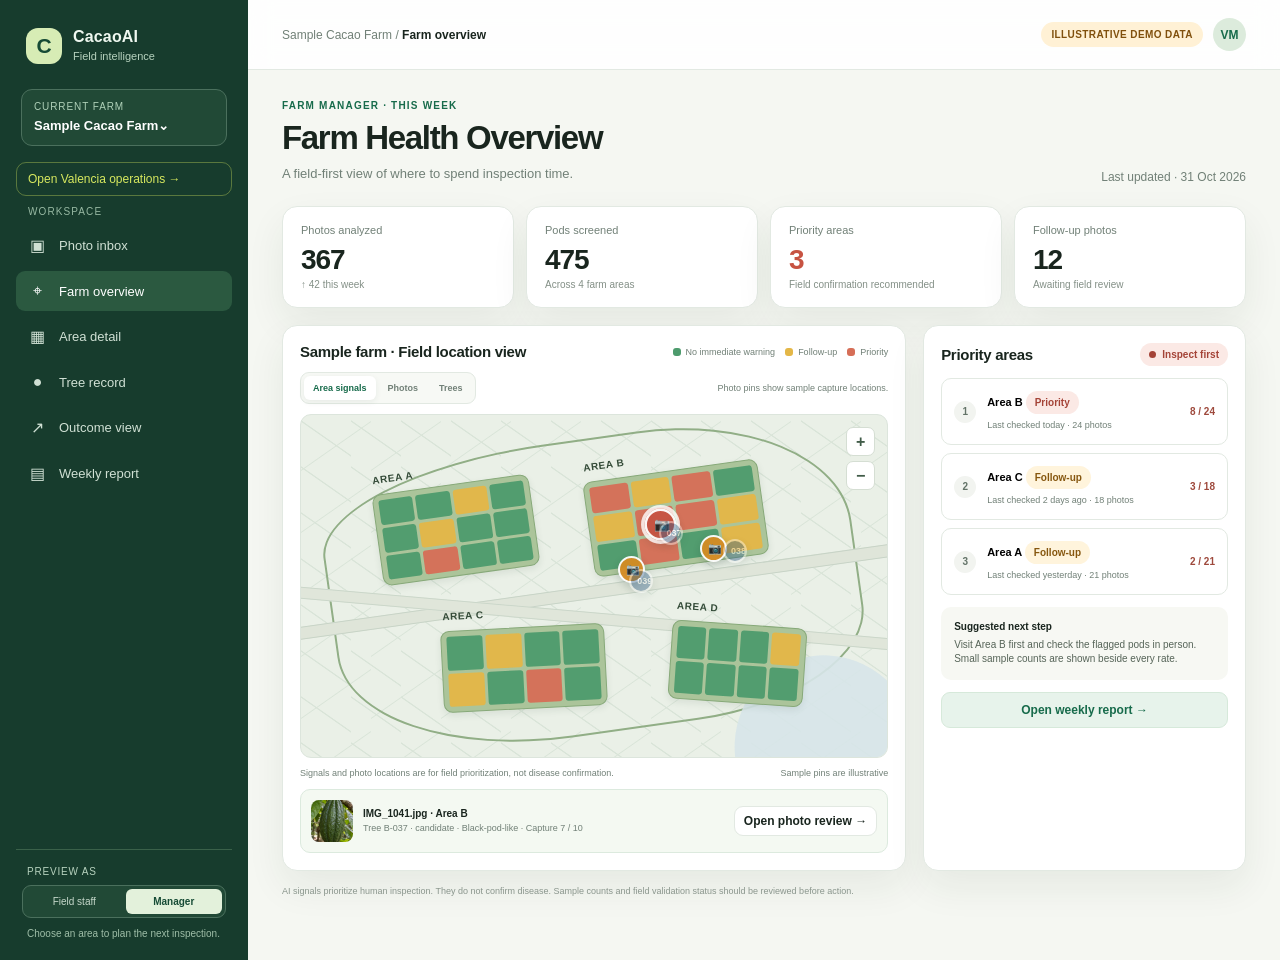
<file: index.html>
<!doctype html>
<html lang="en">
<head>
  <meta charset="utf-8">
  <meta name="viewport" content="width=device-width,initial-scale=1">
  <meta name="theme-color" content="#f5f7f2">
  <title>CacaoAI — Field & Farm UI Concept</title>
  <style>
    :root {
      --ink: #19251e; --muted: #718077; --line: #e2e9e2; --paper: #ffffff;
      --canvas: #f5f7f2; --green: #176b4b; --green-2: #24835d; --mint: #e7f3eb;
      --amber: #d68b22; --amber-bg: #fff4dc; --red: #c75342; --red-bg: #fbe9e5;
      --blue: #4e7c9e; --blue-bg: #e9f1f6; --shadow: 0 16px 38px rgba(28, 50, 35, .07);
      font-family: Inter, "Segoe UI", Arial, sans-serif;
    }
    * { box-sizing: border-box; }
    body { margin: 0; background: var(--canvas); color: var(--ink); }
    button, input, textarea { font: inherit; }
    button { cursor: pointer; }
    .app { min-height: 100vh; display: grid; grid-template-columns: 248px minmax(0, 1fr); }
    .sidebar { background: #173c2d; color: #eff8f0; display: flex; flex-direction: column; padding: 24px 16px 18px; }
    .brand { display: flex; gap: 11px; align-items: center; padding: 4px 10px 25px; }
    .brand-mark { width: 36px; height: 36px; border-radius: 12px; display: grid; place-items: center; background: #d7ecb5; color: #164b35; font-size: 21px; font-weight: 800; }
    .brand strong { display: block; font-size: 16px; letter-spacing: .01em; }
    .brand small { color: #b7d2be; font-size: 11px; }
    .farm-switch { margin: 0 5px 24px; border: 1px solid #4b705d; background: #214936; color: white; border-radius: 11px; padding: 11px 12px; text-align: left; }
    .farm-switch span { display: block; font-size: 10px; text-transform: uppercase; letter-spacing: .09em; color: #afd0b8; margin-bottom: 4px; }
    .farm-switch strong { font-size: 13px; }
    .nav-label { color: #98b9a3; font-size: 10px; letter-spacing: .11em; text-transform: uppercase; padding: 0 12px 8px; }
    .nav { display: grid; gap: 5px; }
    .nav button { border: 0; background: transparent; color: #d0e0d4; border-radius: 9px; display: flex; align-items: center; gap: 12px; padding: 11px 12px; text-align: left; font-size: 13px; }
    .nav button:hover, .nav button.active { background: #2b5940; color: #fff; }
    .nav .icon { width: 19px; text-align: center; font-size: 16px; }
    .sidebar-spacer { flex: 1; }
    .role-box { border-top: 1px solid #3a6149; padding: 16px 6px 0; }
    .role-box p { color: #b7d2be; font-size: 10px; margin: 0 0 8px 5px; text-transform: uppercase; letter-spacing: .08em; }
    .role-switch { display: flex; padding: 3px; gap: 3px; border: 1px solid #4b705d; border-radius: 9px; background: #214936; }
    .role-switch button { flex: 1; padding: 7px 4px; border: 0; color: #c7d9cc; background: transparent; border-radius: 6px; font-size: 10px; }
    .role-switch button.active { background: #e3f1db; color: #164b35; font-weight: 700; }
    .role-hint { color: #9fbea8; font-size: 10px; line-height: 1.45; padding: 9px 5px 0; }

    .main { min-width: 0; }
    .topbar { height: 70px; background: rgba(255,255,255,.88); border-bottom: 1px solid var(--line); padding: 0 34px; display: flex; justify-content: space-between; align-items: center; position: sticky; top: 0; z-index: 10; backdrop-filter: blur(12px); }
    .crumb { color: var(--muted); font-size: 12px; }
    .crumb strong { color: var(--ink); font-weight: 650; }
    .top-actions { display: flex; gap: 10px; align-items: center; }
    .demo-chip { padding: 7px 10px; border-radius: 20px; background: #fff1d5; color: #80500d; font-size: 10px; font-weight: 750; letter-spacing: .04em; }
    .avatar { width: 33px; height: 33px; border-radius: 50%; display: grid; place-items: center; background: #dcebdc; color: var(--green); font-weight: 750; font-size: 12px; }
    .content { max-width: 1440px; margin: auto; padding: 30px 34px 52px; }
    .screen { display: none; animation: fade .18s ease-out; }
    .screen.active { display: block; }
    @keyframes fade { from { opacity: .5; transform: translateY(4px); } to { opacity: 1; transform: none; } }
    .page-head { display: flex; justify-content: space-between; align-items: flex-end; gap: 18px; margin-bottom: 22px; }
    .eyebrow { color: var(--green); font-size: 10px; font-weight: 800; text-transform: uppercase; letter-spacing: .12em; margin-bottom: 8px; }
    h1 { margin: 0; font-size: clamp(25px, 3vw, 33px); letter-spacing: -.04em; line-height: 1.13; }
    .subtitle { color: var(--muted); margin: 8px 0 0; font-size: 13px; line-height: 1.55; }
    .date-label { color: var(--muted); font-size: 12px; white-space: nowrap; }
    .card { background: var(--paper); border: 1px solid var(--line); border-radius: 15px; box-shadow: var(--shadow); }
    .btn { border: 1px solid var(--line); border-radius: 9px; padding: 10px 14px; background: white; color: var(--ink); font-size: 12px; font-weight: 700; transition: .15s ease; }
    .btn:hover { transform: translateY(-1px); box-shadow: 0 5px 12px #183d2d18; }
    .btn.primary { color: white; background: var(--green); border-color: var(--green); }
    .btn.primary:hover { background: #10583c; }
    .btn.soft { background: var(--mint); color: var(--green); border-color: #d6e9da; }
    .btn.warn { background: var(--amber-bg); color: #84550d; border-color: #f2dfb7; }
    .btn.danger { background: var(--red-bg); color: #9d3c31; border-color: #f0d0ca; }
    .status { display: inline-flex; gap: 6px; align-items: center; padding: 6px 9px; border-radius: 20px; font-size: 10px; font-weight: 750; white-space: nowrap; }
    .status.green { background: var(--mint); color: #226548; }
    .status.amber { background: var(--amber-bg); color: #86570f; }
    .status.red { background: var(--red-bg); color: #a44337; }
    .status.gray { background: #eef1ed; color: #68756b; }
    .dot { width: 7px; height: 7px; border-radius: 50%; background: currentColor; }

    /* Photo intake */
    .capture-layout { display: grid; grid-template-columns: minmax(0, 1.2fr) minmax(280px, .8fr); gap: 20px; align-items: stretch; }
    .capture-card { padding: 22px; }
    .capture-card h2, .panel-head h2 { font-size: 15px; margin: 0; letter-spacing: -.02em; }
    .capture-actions { display: flex; gap: 10px; margin-top: 14px; }
    .capture-actions .btn { flex: 1; padding: 13px; }
    .upload-progress { margin-top: 12px; padding: 10px 11px; background: #f6f9f5; border: 1px solid var(--line); border-radius: 9px; }
    .upload-progress[hidden], .queue-progress[hidden] { display: none; }
    .progress-head { display: flex; justify-content: space-between; gap: 10px; color: #56665a; font-size: 9px; margin-bottom: 7px; }
    .progress-track { height: 5px; background: #e3ebe2; border-radius: 6px; overflow: hidden; }
    .progress-track i { display: block; width: 0; height: 100%; background: var(--green-2); border-radius: inherit; transition: width .18s linear; }
    .retry-row { display: flex; justify-content: space-between; align-items: center; gap: 8px; color: var(--muted); font-size: 9px; margin-top: 8px; }
    .intake-hero { margin-top:16px; padding:20px; background:linear-gradient(135deg,#f0f6ed,#e5f1e5); border:1px solid #d8e8d8; border-radius:13px; display:flex; align-items:center; gap:16px; }
    .drive-icon { flex:none; width:52px; height:52px; display:grid; place-items:center; border-radius:15px; background:white; color:var(--green); font-size:23px; box-shadow:0 4px 12px #294b3014; }
    .intake-hero strong { display:block; font-size:13px; }
    .intake-hero p { margin:5px 0 0; color:#637267; font-size:10px; line-height:1.5; }
    .flow-steps { display:grid; grid-template-columns:repeat(3,1fr); gap:8px; margin-top:14px; }
    .flow-step { position:relative; padding:11px; border-radius:9px; background:#f7f9f5; color:#5a685e; font-size:9px; line-height:1.45; }
    .flow-step b { display:block; color:var(--ink); font-size:10px; margin-bottom:3px; }
    .flow-step i { font-style:normal; color:var(--green); font-weight:800; margin-right:4px; }
    .storage-note { display:flex; gap:8px; align-items:flex-start; padding:11px 12px; margin-top:13px; border-radius:9px; background:#f8f9f6; color:#68756b; font-size:9px; line-height:1.45; }
    .storage-note b { color:#405449; }
    .queue-progress { margin-top:11px; padding:10px 11px; background:#f6f9f5; border:1px solid var(--line); border-radius:9px; }
    .queue-row { padding:8px 0; border-bottom:1px solid #eff2ed; }
    .queue-row:last-child { border-bottom:0; }
    .queue-status { flex:none; }
    .retry-small { padding:5px 8px; font-size:9px; }
    .capture-side { padding: 21px; display: flex; flex-direction: column; }
    .capture-side .side-title { display: flex; justify-content: space-between; align-items: center; margin-bottom: 17px; }
    .side-title h2 { margin: 0; font-size: 14px; }
    .day-count { display: grid; grid-template-columns: 1fr 1fr; gap: 10px; }
    .mini-stat { border-radius: 11px; background: #f7f9f5; padding: 14px; }
    .mini-stat span { display: block; color: var(--muted); font-size: 10px; }
    .mini-stat strong { display: block; font-size: 26px; letter-spacing: -.04em; margin-top: 5px; }
    .mini-stat.review strong { color: var(--amber); }
    .gps-row { display: flex; justify-content: space-between; align-items: center; padding: 15px 0; border-bottom: 1px solid var(--line); font-size: 11px; }
    .gps-row span { color: var(--muted); }
    .upload-queue { margin-top: 15px; }
    .queue-head { display: flex; justify-content: space-between; font-size: 11px; font-weight: 700; margin-bottom: 9px; }
    .queue-list { display: grid; gap: 8px; }
    .queue-row { display: flex; gap: 9px; align-items: center; min-width: 0; font-size: 10px; }
    .queue-thumb { width: 33px; height: 33px; border-radius: 7px; object-fit: cover; background: #e8eee6; flex: none; }
    .queue-meta { flex: 1; min-width: 0; }
    .queue-meta strong { display: block; overflow: hidden; text-overflow: ellipsis; white-space: nowrap; font-size: 10px; }
    .queue-meta small { color: var(--muted); font-size: 9px; }
    .queue-check { color: var(--green); font-size: 15px; }

    /* Overview */
    .metric-grid { display: grid; grid-template-columns: repeat(4, minmax(0, 1fr)); gap: 12px; margin-bottom: 17px; }
    .metric { padding: 17px 18px; }
    .metric .metric-label { color: var(--muted); font-size: 11px; }
    .metric .metric-value { font-size: 28px; letter-spacing: -.04em; font-weight: 750; margin: 8px 0 3px; }
    .metric .metric-note { color: #849087; font-size: 10px; }
    .metric.priority .metric-value { color: var(--red); }
    .overview-layout { display: grid; grid-template-columns: minmax(0, 1.45fr) minmax(300px, .75fr); gap: 17px; }
    .map-card { padding: 17px; }
    .panel-head { display: flex; justify-content: space-between; align-items: center; gap: 10px; margin-bottom: 12px; }
    .map-legend { display: flex; gap: 10px; flex-wrap: wrap; color: var(--muted); font-size: 9px; }
    .map-legend span { display: inline-flex; align-items: center; gap: 5px; }
    .legend-dot { width: 8px; height: 8px; border-radius: 3px; }
    .farm-map { position: relative; height: 344px; overflow: hidden; border-radius: 11px; border: 1px solid #dce5dc; background-color: #eaf0e7; background-image: linear-gradient(35deg,transparent 48%,#d9e4d8 49%,#d9e4d8 50%,transparent 51%),linear-gradient(145deg,transparent 49%,#d9e4d8 50%,transparent 51%); background-size: 50px 46px, 70px 62px; }
    .farm-map::before { content: ""; position: absolute; inset: 7% 5%; border: 2px solid #91ae86; border-radius: 44% 38% 34% 42% / 28% 40% 31% 38%; transform: rotate(-8deg); pointer-events: none; }
    .map-water { position: absolute; right: -5%; bottom: -25%; width: 31%; height: 55%; border-radius: 50%; transform: rotate(-20deg); background: #d7e6e9; opacity: .9; }
    .map-road { position: absolute; height: 13px; left: -3%; right: -2%; top: 50%; background: #dfe5d9; border-top: 1px solid #c8d4c7; border-bottom: 1px solid #c8d4c7; transform: rotate(-8deg); }
    .map-road::after { content:""; position:absolute; height: 10px; width: 110%; left: -4%; top: 27px; background: #e0e6da; border-top: 1px solid #cbd7ca; border-bottom: 1px solid #cbd7ca; transform: rotate(13deg); }
    .plot { position: absolute; display: grid; grid-template-columns: repeat(4, 1fr); gap: 3px; padding: 5px; border-radius: 9px; background: #abc49a; border: 1px solid #87a979; box-shadow: 0 3px 7px #25452a18; transform: rotate(-8deg); }
    .plot button { min-width: 15px; min-height: 20px; border: 0; border-radius: 3px; opacity: .95; transition: .15s; }
    .plot button:hover { outline: 2px solid white; transform: scale(1.12); z-index: 2; }
    .plot button.green-cell { background: #4d9b6d; }
    .plot button.amber-cell { background: #e4b747; }
    .plot button.red-cell { background: #d66e57; }
    .plot-label { position: absolute; top: -21px; left: 2px; color: #344b38; font-size: 10px; font-weight: 800; letter-spacing: .06em; }
    .plot-a { left: 13%; top: 20%; width: 27%; height: 27%; }
    .plot-b { left: 49%; top: 16%; width: 30%; height: 28%; }
    .plot-c { left: 24%; top: 62%; width: 28%; height: 24%; transform: rotate(-3deg); }
    .plot-d { left: 63%; top: 61%; width: 23%; height: 23%; transform: rotate(4deg); }
    .map-controls { position: absolute; top: 12px; right: 12px; display: grid; gap: 5px; }
    .map-controls button { width: 29px; height: 29px; border: 1px solid #d5ded3; border-radius: 7px; background: white; color: #405b48; font-weight: 750; }
    .map-caption { display: flex; justify-content: space-between; gap: 10px; margin-top: 10px; color: var(--muted); font-size: 9px; }
    .map-tools { display: flex; align-items: center; justify-content: space-between; gap: 10px; flex-wrap: wrap; margin-bottom: 10px; }
    .map-toggle { display: inline-flex; gap: 3px; padding: 3px; border: 1px solid var(--line); border-radius: 9px; background: #f7f9f5; }
    .map-toggle button { border: 0; border-radius: 6px; padding: 7px 9px; background: transparent; color: var(--muted); font-size: 9px; font-weight: 750; }
    .map-toggle button.active { background: white; color: var(--green); box-shadow: 0 2px 6px #173c2d12; }
    .map-mode-note { color: var(--muted); font-size: 9px; }
    .farm-map.mode-photos .plot { opacity: .24; }
    .farm-map.mode-trees .plot { opacity: .42; }
    .photo-marker, .tree-map-marker { position: absolute; z-index: 5; width: 27px; height: 27px; display: grid; place-items: center; border: 2px solid white; border-radius: 50%; box-shadow: 0 3px 9px #173c2d35; color: white; font-size: 11px; font-weight: 800; transition: .15s; }
    .photo-marker { background: var(--red); }
    .photo-marker.amber { background: var(--amber); }
    .photo-marker.green { background: var(--green-2); }
    .photo-marker.active, .photo-marker:hover, .tree-map-marker:hover { outline: 3px solid rgba(255,255,255,.85); transform: scale(1.18); }
    .tree-map-marker { background: #315f8a; width: 24px; height: 24px; font-size: 9px; }
    .map-marker-1041 { left: 59%; top: 28%; }
    .map-marker-1042 { left: 68%; top: 35%; }
    .map-marker-1043 { left: 54%; top: 41%; }
    .tree-marker-037 { left: 61%; top: 31%; }
    .tree-marker-038 { left: 72%; top: 36%; }
    .tree-marker-039 { left: 56%; top: 45%; }
    .farm-map.mode-areas .tree-map-marker { opacity: .4; }
    .farm-map.mode-areas .photo-marker { opacity: .94; }
    .farm-map.mode-photos .tree-map-marker { opacity: .18; }
    .farm-map.mode-trees .photo-marker { opacity: .18; }
    .photo-inspector { display: grid; grid-template-columns: 42px minmax(0,1fr) auto; gap: 10px; align-items: center; margin-top: 11px; padding: 10px; border: 1px solid #dceade; border-radius: 10px; background: #f4f9f2; }
    .photo-inspector[hidden] { display: none; }
    .photo-inspector img { width: 42px; height: 42px; object-fit: cover; border-radius: 8px; }
    .photo-inspector strong { display: block; font-size: 10px; }
    .photo-inspector small { display: block; color: var(--muted); margin-top: 3px; font-size: 9px; line-height: 1.4; }
    .photo-inspector .btn { padding: 7px 9px; white-space: nowrap; }
    .priority-card { padding: 17px; }
    .priority-list { display: grid; gap: 8px; }
    .priority-row { width: 100%; background: white; text-align: left; border: 1px solid var(--line); border-radius: 10px; padding: 12px; display: grid; grid-template-columns: 25px 1fr auto; gap: 8px; align-items: center; transition: .15s; }
    .priority-row:hover { border-color: #b4ceba; box-shadow: 0 5px 13px #173c2d10; transform: translateY(-1px); }
    .rank { display: grid; place-items: center; width: 22px; height: 22px; background: #f2f4f0; border-radius: 50%; color: #637368; font-size: 10px; font-weight: 800; }
    .priority-info strong { display: block; font-size: 11px; }
    .priority-info small { color: var(--muted); font-size: 9px; }
    .priority-count { color: #9e493c; font-size: 10px; font-weight: 800; white-space: nowrap; }
    .action-callout { margin-top: 12px; padding: 13px; border-radius: 10px; background: #f7f8f3; color: #566458; font-size: 10px; line-height: 1.45; }
    .action-callout strong { color: var(--ink); display: block; margin-bottom: 3px; }

    /* Area detail */
    .back-link { border: 0; padding: 0; margin: 0 0 14px; background: transparent; color: var(--green); font-size: 11px; font-weight: 700; }
    .area-head { display: flex; justify-content: space-between; align-items: flex-start; gap: 16px; }
    .area-head-actions { display: flex; flex-wrap: wrap; justify-content: flex-end; gap: 8px; }
    .area-locator { display: grid; grid-template-columns: minmax(300px,1.15fr) minmax(220px,.85fr); gap: 18px; align-items: center; padding: 14px; margin: 16px 0; }
    .locator-map { height: 146px; position: relative; overflow: hidden; border-radius: 10px; border: 1px solid #dce5dc; background-color: #eaf0e7; background-image: linear-gradient(35deg,transparent 48%,#d9e4d8 49%,#d9e4d8 50%,transparent 51%),linear-gradient(145deg,transparent 49%,#d9e4d8 50%,transparent 51%); background-size: 38px 34px, 54px 46px; }
    .locator-map::before { content:""; position:absolute; inset:8% 5%; border:2px solid #91ae86; border-radius:44% 38% 34% 42% / 28% 40% 31% 38%; transform:rotate(-8deg); pointer-events:none; }
    .locator-map::after { content:""; position:absolute; height:8px; left:-4%; right:-4%; top:51%; background:#dfe5d9; border-top:1px solid #c8d4c7; border-bottom:1px solid #c8d4c7; transform:rotate(-8deg); pointer-events:none; }
    .locator-plot { position:absolute; z-index:1; width:23%; height:33%; border:1px solid #85a776; border-radius:7px; color:#173c2d; font-size:9px; font-weight:800; letter-spacing:.06em; box-shadow:0 2px 6px #25452a18; transition:.15s; }
    .locator-plot.loc-a { left:12%; top:19%; background:#b9d2ae; }
    .locator-plot.loc-b { left:53%; top:13%; width:29%; height:38%; background:#e7b7a8; }
    .locator-plot.loc-c { left:24%; top:66%; width:27%; height:25%; background:#edd99b; }
    .locator-plot.loc-d { left:67%; top:68%; width:22%; height:23%; background:#b9d2ae; }
    .locator-plot:hover { filter:brightness(.96); transform:translateY(-1px); }
    .locator-plot.selected { outline:3px solid #fff; box-shadow:0 0 0 3px #b94e3b,0 5px 12px #45382b40; z-index:3; }
    .locator-selected-tag { position:absolute; top:4px; right:5px; padding:3px 5px; border-radius:5px; background:#fff; color:#a04435; font-size:7px; letter-spacing:.02em; }
    .locator-details { padding:4px 6px 4px 0; }
    .locator-details .eyebrow { margin-bottom:5px; font-size:9px; }
    .locator-details h2 { margin:0; font-size:20px; letter-spacing:-.03em; }
    .locator-details p { color:var(--muted); font-size:10px; line-height:1.45; margin:6px 0 10px; }
    .locator-kpis { display:flex; gap:7px; margin:0 0 10px; }
    .locator-kpis span { border-radius:7px; padding:5px 7px; background:#f3f6f1; color:#536158; font-size:9px; }
    .locator-kpis strong { color:var(--ink); }
    .locator-note { margin:7px 0 0 !important; color:#87938a !important; font-size:8px !important; }
    .location-card { display: grid; grid-template-columns: 42px minmax(0,1fr); gap: 9px; align-items: center; margin-top: 11px; padding: 9px; border: 1px solid #dceade; border-radius: 9px; background: #f4f9f2; }
    .location-card[hidden], .locator-photo-marker[hidden] { display: none; }
    .location-card img { width: 42px; height: 42px; object-fit: cover; border-radius: 8px; }
    .location-card strong { display: block; font-size: 10px; }
    .location-card small { display: block; color: var(--muted); margin-top: 3px; font-size: 8px; line-height: 1.4; }
    .location-card .btn { margin-top: 6px; padding: 6px 8px; font-size: 9px; }
    .locator-photo-marker { position:absolute; z-index:4; width:21px; height:21px; padding:0; border:2px solid white; border-radius:50%; background:var(--red); color:white; font-size:9px; font-weight:800; box-shadow:0 2px 6px #173c2d35; }
    .locator-photo-marker.amber { background: var(--amber); }
    .locator-photo-marker.active { outline: 2px solid white; box-shadow: 0 0 0 3px var(--red),0 3px 8px #173c2d35; }
    .locator-photo-1041 { left:63%; top:27%; }
    .locator-photo-1042 { left:75%; top:39%; }
    .locator-photo-1043 { left:56%; top:51%; }
    .area-stat-grid { display: grid; grid-template-columns: repeat(4, minmax(0,1fr)); gap: 11px; margin: 20px 0 16px; }
    .area-stat { padding: 14px 16px; }
    .area-stat span { color: var(--muted); font-size: 10px; }
    .area-stat strong { display: block; margin-top: 5px; font-size: 20px; }
    .area-grid { display: grid; grid-template-columns: minmax(0,1.35fr) minmax(260px,.65fr); gap: 16px; }
    .signals, .recent { padding: 18px; }
    .signal-row { display: grid; grid-template-columns: 1fr 50px 90px; align-items: center; gap: 10px; padding: 12px 0; border-bottom: 1px solid #edf0eb; font-size: 11px; }
    .signal-row:last-child { border-bottom: 0; }
    .signal-count { text-align: right; font-weight: 800; }
    .signal-bar { height: 5px; background: #eef1ed; border-radius: 9px; overflow: hidden; }
    .signal-bar i { height: 100%; display: block; background: var(--amber); border-radius: inherit; }
    .signal-row:first-of-type .signal-bar i { background: var(--red); }
    .section-note { color: var(--muted); font-size: 9px; margin: 3px 0 8px; line-height: 1.45; }
    .recent-grid { display: grid; grid-template-columns: repeat(2,1fr); gap: 9px; }
    .photo-tile { border: 0; padding: 0; background: #f0f4ef; border-radius: 9px; overflow: hidden; text-align: left; color: var(--ink); }
    .photo-tile img { width: 100%; height: 105px; object-fit: cover; display: block; }
    .photo-tile span { display: block; padding: 8px; font-size: 9px; line-height: 1.35; }
    .photo-tile b { display: block; font-size: 9px; margin-bottom: 2px; }
    .action-panel { padding: 17px; margin-top: 15px; background: #eef5ee; border-color: #dceade; }
    .action-panel h3 { margin: 0 0 8px; font-size: 12px; }
    .action-panel ol { margin: 0; padding-left: 19px; color: #526357; font-size: 10px; line-height: 1.8; }
    .confirm-state { display: none; margin-top: 12px; padding: 10px 11px; border-radius: 9px; font-size: 10px; }
    .confirm-state.visible { display: block; }
    .confirm-state.confirmed { background: var(--mint); color: #226548; }
    .confirm-state.evidence { background: var(--amber-bg); color: #80550e; }
    .tree-panel { padding: 18px; margin-bottom: 16px; }
    .tree-list { display: grid; gap: 8px; }
    .tree-row { width: 100%; display: grid; grid-template-columns: 34px minmax(0,1fr) auto; gap: 10px; align-items: center; padding: 11px 12px; border: 1px solid var(--line); border-radius: 10px; background: #fff; text-align: left; color: var(--ink); transition: .15s; }
    .tree-row:hover, .tree-row:focus-visible { border-color: #b4ceba; box-shadow: 0 5px 13px #173c2d10; transform: translateY(-1px); outline: none; }
    .tree-marker { width: 30px; height: 30px; display: grid; place-items: center; border-radius: 9px; background: #f0f4ef; color: var(--green); font-size: 12px; font-weight: 800; }
    .tree-row.priority .tree-marker { background: var(--red-bg); color: var(--red); }
    .tree-row strong { display: block; font-size: 11px; }
    .tree-row small { display: block; color: var(--muted); margin-top: 3px; font-size: 9px; }
    .tree-row .tree-action { color: var(--green); font-size: 10px; font-weight: 800; white-space: nowrap; }

    /* Tree record */
    .record-grid { display: grid; grid-template-columns: minmax(0,1fr) minmax(300px,.9fr); gap: 16px; align-items: start; }
    .record-photo-card, .record-evidence, .record-actions, .record-history { padding: 19px; }
    .record-photo-wrap { overflow: hidden; border-radius: 12px; background: #e8eee7; }
    .record-photo-wrap img { display: block; width: 100%; height: 300px; object-fit: cover; }
    .record-caption { display: flex; justify-content: space-between; gap: 10px; margin-top: 9px; color: var(--muted); font-size: 9px; }
    .record-stack { display: grid; gap: 16px; }
    .record-signal { display: flex; align-items: center; justify-content: space-between; gap: 10px; padding: 13px; background: var(--red-bg); border: 1px solid #f0d0ca; border-radius: 10px; }
    .record-signal.green { background: var(--mint); border-color: #d6e9da; }
    .record-signal.green small, .record-signal.green .signal-score { color: #226548; }
    .record-signal.amber { background: var(--amber-bg); border-color: #f2dfb7; }
    .record-signal.amber small, .record-signal.amber .signal-score { color: #86570f; }
    .record-signal strong { display: block; font-size: 13px; }
    .record-signal small { color: #9d3c31; font-size: 9px; }
    .record-signal .signal-score { color: #9d3c31; font-size: 20px; font-weight: 800; }
    .record-kv-grid { display: grid; grid-template-columns: repeat(2,1fr); gap: 9px; margin-top: 13px; }
    .record-kv { padding: 10px; border-radius: 9px; background: #f7f9f5; }
    .record-kv span { display: block; color: var(--muted); font-size: 9px; }
    .record-kv strong { display: block; margin-top: 4px; font-size: 11px; }
    .field-log { display: grid; gap: 9px; margin-top: 13px; }
    .field-log label { display: grid; gap: 5px; color: var(--muted); font-size: 9px; }
    .field-log input, .field-log select { width: 100%; border: 1px solid var(--line); border-radius: 8px; padding: 8px 9px; background: #fff; color: var(--ink); font-size: 10px; }
    .field-log[hidden] { display: none; }
    .record-history-list { display: grid; gap: 0; margin-top: 12px; }
    .history-item { display: grid; grid-template-columns: 11px 1fr; gap: 10px; position: relative; padding: 0 0 15px; font-size: 10px; }
    .history-item:last-child { padding-bottom: 0; }
    .history-item::before { content: ""; width: 8px; height: 8px; margin-top: 3px; border-radius: 50%; background: var(--green); box-shadow: 0 0 0 3px var(--mint); z-index: 1; }
    .history-item:not(:last-child)::after { content: ""; position: absolute; left: 3px; top: 12px; bottom: 0; width: 2px; background: #dceade; }
    .history-item strong { display: block; font-size: 10px; }
    .history-item small { display: block; color: var(--muted); margin-top: 3px; line-height: 1.4; }

    /* Outcome view */
    .outcome-banner { display: flex; justify-content: space-between; align-items: center; gap: 14px; padding: 20px; margin-bottom: 16px; border-radius: 15px; background: linear-gradient(135deg,#173c2d,#286b4c); color: white; }
    .outcome-banner small { color: #bfd7c3; font-size: 10px; text-transform: uppercase; letter-spacing: .08em; }
    .outcome-banner h2 { margin: 5px 0 0; font-size: 20px; letter-spacing: -.03em; }
    .outcome-grid { display: grid; grid-template-columns: minmax(0,1.2fr) minmax(280px,.8fr); gap: 16px; }
    .comparison-card, .outcome-actions { padding: 19px; }
    .comparison-columns { display: grid; grid-template-columns: repeat(2,1fr); gap: 12px; margin-top: 14px; }
    .comparison-column { padding: 15px; border-radius: 11px; background: #f7f9f5; }
    .comparison-column.after { background: var(--mint); }
    .comparison-column h3 { margin: 0 0 10px; font-size: 12px; }
    .comparison-column small { color: var(--muted); font-size: 9px; }
    .comparison-value { display: block; margin: 8px 0 3px; font-size: 29px; letter-spacing: -.05em; font-weight: 800; }
    .comparison-column.after .comparison-value { color: var(--green); }
    .comparison-bar { height: 9px; margin-top: 12px; overflow: hidden; border-radius: 99px; background: #e0e8df; }
    .comparison-bar i { display: block; height: 100%; border-radius: inherit; background: var(--red); }
    .comparison-column.after .comparison-bar i { background: var(--green-2); }
    .outcome-note { color: var(--muted); font-size: 9px; line-height: 1.5; margin: 13px 0 0; }
    .outcome-checklist { display: grid; gap: 9px; margin-top: 14px; }
    .outcome-check { display: flex; gap: 9px; align-items: flex-start; padding: 10px; border-radius: 9px; background: #f7f9f5; font-size: 10px; line-height: 1.4; }
    .outcome-check b { color: var(--green); }

    /* Weekly */
    .report-banner { display: flex; justify-content: space-between; align-items: center; gap: 12px; padding: 20px; background: #173c2d; color: white; border-radius: 15px; margin-bottom: 16px; }
    .report-banner small { color: #bfd7c3; font-size: 10px; }
    .report-banner h2 { margin: 5px 0 0; font-size: 20px; letter-spacing: -.03em; }
    .report-banner .btn { border-color: #83a38c; background: transparent; color: white; }
    .week-grid { display: grid; grid-template-columns: minmax(0,1.25fr) minmax(270px,.75fr); gap: 16px; }
    .trend-card, .actions-card { padding: 19px; }
    .trend-card h2, .actions-card h2 { font-size: 14px; margin: 0; }
    .trend-chart { display: grid; grid-template-columns: 45px 1fr; gap: 9px; height: 210px; margin-top: 20px; }
    .y-axis { display: flex; flex-direction: column; justify-content: space-between; text-align: right; color: #88948a; font-size: 9px; padding: 0 0 20px; }
    .chart-area { position: relative; border-bottom: 1px solid #dce4dc; background: repeating-linear-gradient(to bottom,transparent 0,transparent 48px,#edf1ec 49px,#edf1ec 50px); }
    .bars { height: 100%; display: flex; justify-content: space-around; align-items: flex-end; padding: 0 15px 0; }
    .bar-group { height: 100%; width: 14%; display: flex; align-items: flex-end; justify-content: center; position: relative; }
    .bar { width: 34px; max-width: 85%; height: var(--h); background: #c9dfcf; border-radius: 6px 6px 0 0; position: relative; }
    .bar.current { background: #d9795c; }
    .bar-group small { position: absolute; bottom: -20px; color: #78857b; font-size: 9px; white-space: nowrap; }
    .bar-value { position: absolute; top: -17px; left: 50%; transform: translateX(-50%); color: #647067; font-size: 9px; white-space: nowrap; }
    .chart-note { color: var(--muted); font-size: 9px; margin: 29px 0 0; }
    .weekly-actions { display: grid; gap: 10px; margin-top: 14px; }
    .weekly-action { display: flex; gap: 10px; align-items: flex-start; padding: 11px; border-radius: 9px; background: #f7f9f5; font-size: 10px; line-height: 1.45; }
    .action-num { flex: none; width: 21px; height: 21px; border-radius: 7px; background: #e3eee1; color: var(--green); display: grid; place-items: center; font-size: 9px; font-weight: 800; }
    .weekly-action strong { display: block; margin-bottom: 2px; font-size: 10px; }
    .pending-card { display: flex; gap: 12px; align-items: center; padding: 15px; margin-top: 15px; border: 1px solid #f1dfb9; border-radius: 11px; background: #fff9eb; }
    .pending-icon { width: 36px; height: 36px; display: grid; place-items: center; border-radius: 11px; background: #ffefc9; color: #926116; font-size: 17px; }
    .pending-card strong { display: block; font-size: 11px; }
    .pending-card span { color: #866e48; font-size: 9px; }

    /* Photo review modal and feedback */
    .modal-backdrop { position: fixed; inset: 0; background: rgba(16,34,23,.58); z-index: 40; display: none; align-items: center; justify-content: center; padding: 20px; }
    .modal-backdrop.open { display: flex; }
    .review-modal { max-width: 960px; width: 100%; max-height: 92vh; overflow: auto; background: white; border-radius: 16px; box-shadow: 0 24px 70px #10221855; display: grid; grid-template-columns: minmax(0,1fr) minmax(300px,.8fr); position: relative; }
    .review-photo { min-height: 410px; background: #e9eee8; display: grid; place-items: center; border-radius: 16px 0 0 16px; overflow: hidden; }
    .review-photo img { width: 100%; height: 100%; min-height: 410px; object-fit: cover; }
    .review-details { padding: 24px; }
    .modal-close { position: absolute; top: 12px; right: 12px; width: 32px; height: 32px; border: 1px solid var(--line); background: white; border-radius: 50%; font-size: 16px; z-index: 2; }
    .review-details h2 { font-size: 20px; margin: 13px 0 5px; }
    .review-details p { color: var(--muted); font-size: 10px; line-height: 1.5; }
    .review-kv { display: grid; grid-template-columns: 1fr auto; gap: 10px; padding: 11px 0; border-bottom: 1px solid var(--line); font-size: 10px; }
    .review-kv span { color: var(--muted); }
    .review-actions { display:grid; gap:7px; margin-top:16px; }
    .review-actions .btn { text-align:left; }
    .notes { margin-top: 13px; }
    .notes label { display:block; font-size:10px; font-weight:700; margin-bottom:6px; }
    .notes textarea { resize: vertical; min-height:60px; width:100%; border:1px solid var(--line); border-radius:8px; padding:9px; font-size:10px; outline-color:var(--green); }
    .toast { position: fixed; right: 22px; bottom: 22px; z-index: 60; opacity: 0; transform: translateY(12px); pointer-events:none; background:#193f2f; color:white; padding:12px 16px; border-radius:10px; box-shadow:0 10px 30px #10221833; font-size:11px; transition:.22s; }
    .toast.show { opacity:1; transform:translateY(0); }
    .small-print { color:#8a968d; font-size:9px; line-height:1.5; margin-top:14px; }
    @media (max-width: 1050px) {
      .app { grid-template-columns: 205px minmax(0,1fr); }
      .content { padding:24px 22px 40px; } .topbar { padding:0 22px; }
      .overview-layout, .area-grid, .week-grid, .record-grid, .outcome-grid { grid-template-columns: 1fr; }
    }
    @media (max-width: 760px) {
      .app { display:block; } .sidebar { padding:10px 12px; position:sticky; top:0; z-index:20; display:block; }
      .brand { padding:0 5px 9px; } .brand-mark { width:30px; height:30px; border-radius:9px; font-size:17px; }
      .farm-switch, .nav-label, .sidebar-spacer, .role-box { display:none; }
      .nav { display:flex; overflow:auto; gap:3px; } .nav button { padding:8px 10px; flex:none; font-size:10px; gap:6px; }
      .nav .icon { font-size:12px; width:auto; }
      .topbar { height:48px; padding:0 14px; } .content { padding:20px 14px 34px; }
      .page-head { align-items:flex-start; flex-direction:column; margin-bottom:16px; }
      .capture-layout { grid-template-columns:1fr; } .metric-grid { grid-template-columns:repeat(2,1fr); }
      .area-stat-grid { grid-template-columns:repeat(2,1fr); } .area-head { flex-direction:column; }
      .area-head-actions { justify-content:flex-start; } .farm-map { height:300px; }
      .area-locator { grid-template-columns:1fr; gap:10px; } .locator-map { height:132px; }
      .tree-row { grid-template-columns:30px minmax(0,1fr); } .tree-row .tree-action { grid-column:2; }
      .outcome-banner { align-items:flex-start; flex-direction:column; }
      .review-modal { grid-template-columns:1fr; } .review-photo { border-radius:16px 16px 0 0; min-height:250px; max-height:35vh; }
      .review-photo img { min-height:250px; } .review-details { padding:20px; }
      .report-banner { align-items:flex-start; flex-direction:column; }
    }
    @media (max-width: 450px) {
      .demo-chip { font-size:8px; padding:6px 7px; } .avatar { width:29px; height:29px; }
      .capture-card, .capture-side { padding:16px; } .guide { grid-template-columns:1fr; }
      .farm-map { height:260px; } .plot { gap:2px; padding:3px; } .plot button { min-height:15px; }
      .priority-card, .map-card, .signals, .recent, .trend-card, .actions-card, .tree-panel, .record-photo-card, .record-evidence, .record-actions, .record-history, .comparison-card, .outcome-actions { padding:14px; }
      .comparison-columns { grid-template-columns:1fr; }
    }
  </style>
</head>
<body>
  <div class="app">
    <aside class="sidebar">
      <div class="brand"><div class="brand-mark">C</div><div><strong>CacaoAI</strong><small>Field intelligence</small></div></div>
      <button class="farm-switch" type="button"><span>Current farm</span><strong>Sample Cacao Farm⌄</strong></button>
      <a href="valencia-desktop/" style="display:block;margin:-8px 0 10px;padding:9px 11px;border:1px solid rgba(216,233,95,.35);border-radius:10px;color:#d8e95f;text-decoration:none;font-size:12px">Open Valencia operations →</a>
      <div class="nav-label">Workspace</div>
      <nav class="nav" aria-label="Main navigation">
        <button data-screen="capture"><span class="icon">▣</span>Photo inbox</button>
        <button data-screen="overview" class="active"><span class="icon">⌖</span>Farm overview</button>
        <button data-screen="area"><span class="icon">▦</span>Area detail</button>
        <button data-screen="tree"><span class="icon">●</span>Tree record</button>
        <button data-screen="outcome"><span class="icon">↗</span>Outcome view</button>
        <button data-screen="weekly"><span class="icon">▤</span>Weekly report</button>
      </nav>
      <div class="sidebar-spacer"></div>
      <div class="role-box">
        <p>Preview as</p>
        <div class="role-switch"><button data-role="staff">Field staff</button><button data-role="manager" class="active">Manager</button></div>
        <div class="role-hint" id="role-hint">Choose an area to plan the next inspection.</div>
      </div>
    </aside>
    <main class="main">
      <header class="topbar">
        <div class="crumb">Sample Cacao Farm <span aria-hidden="true">/</span> <strong id="crumb-current">Farm overview</strong></div>
        <div class="top-actions"><span class="demo-chip">ILLUSTRATIVE DEMO DATA</span><div class="avatar" title="Farm manager">VM</div></div>
      </header>
      <div class="content">
        <!-- Screen 1: desktop photo inbox -->
        <section class="screen" id="screen-capture" aria-labelledby="capture-title">
          <div class="page-head"><div><div class="eyebrow">Field staff · Photo intake</div><h1 id="capture-title">Photo Inbox</h1><p class="subtitle">Photos from the farm arrive here for screening and follow-up. Capture them on a phone; manage the queue on desktop.</p></div><div class="date-label">Saturday, 31 October 2026</div></div>
          <div class="capture-layout">
            <section class="card capture-card">
              <div class="panel-head"><h2>Farm photo storage</h2><span class="status gray"><i class="dot"></i> Demo · not connected</span></div>
              <div class="intake-hero"><div class="drive-icon">↗</div><div><strong>Example: photos from a shared farm folder</strong><p>In a live setup, an authorized Drive connection could process photos in place while originals stay in farm storage.</p></div></div>
              <div class="flow-steps">
                <div class="flow-step"><b><i>01</i> Take the photo</b>Use the phone’s camera in the field.</div>
                <div class="flow-step"><b><i>02</i> Add it to Drive</b>Upload to the farm’s shared Inbox folder.</div>
                <div class="flow-step"><b><i>03</i> Check status here</b>Follow processing, review, or upload errors.</div>
              </div>
              <div class="capture-actions">
                <button class="btn primary" id="open-drive" type="button">↗ &nbsp; Open shared Drive folder</button>
                <button class="btn" id="add-photos" type="button">＋ &nbsp; Add from this computer</button>
              </div>
              <input id="manual-upload-input" type="file" accept="image/*" multiple hidden>
              <div class="queue-progress" id="upload-progress" hidden>
                <div class="progress-head"><span id="progress-label">Adding file to demo queue…</span><strong id="progress-percent">0%</strong></div>
                <div class="progress-track"><i id="progress-fill"></i></div>
                <div class="retry-row"><span>This is a local UI simulation; nothing is sent.</span><button class="btn retry-small" id="retry-upload" type="button" hidden>Retry</button></div>
              </div>
              <div class="storage-note"><span>ⓘ</span><span><b>Storage design:</b> keep original photos in Drive (or the farm’s chosen object storage); save lightweight metadata, thumbnails, and model results in CacaoAI.</span></div>
            </section>
            <aside class="card capture-side">
              <div class="side-title"><h2>Today’s queue</h2><span class="status gray"><i class="dot"></i> Sample queue</span></div>
              <div class="day-count">
                <div class="mini-stat"><span>Analyzed</span><strong id="uploaded-count">12</strong></div>
                <div class="mini-stat review"><span>Need field review</span><strong id="review-count">3</strong></div>
              </div>
              <div class="gps-row"><span>Waiting to process</span><strong id="waiting-count">4 photos</strong></div>
              <div class="gps-row"><span>Upload issue</span><strong id="failed-count" style="color:var(--red)">1 photo</strong></div>
              <div class="upload-queue">
                <div class="queue-head"><span>Recent files</span><button class="btn retry-small" id="retry-failed" type="button">Retry failed (1)</button></div>
                <div class="queue-list" id="queue-list">
                  <div class="queue-row"><span class="queue-meta"><strong>IMG_1042.jpg</strong><small>Area B · Arrived 10:42 AM</small></span><span class="status green queue-status">Analyzed</span></div>
                  <div class="queue-row"><span class="queue-meta"><strong>IMG_1041.jpg</strong><small>Area B · Arrived 10:39 AM</small></span><span class="status amber queue-status">Review</span></div>
                  <div class="queue-row"><span class="queue-meta"><strong>IMG_1040.jpg</strong><small>Area A · Arrived 10:31 AM</small></span><span class="status gray queue-status">Queued</span></div>
                  <div class="queue-row" id="failed-row"><span class="queue-meta"><strong>IMG_1039.jpg</strong><small>Sync paused · 10:18 AM</small></span><span class="status red queue-status">Retry</span></div>
                </div>
              </div>
              <p class="small-print">Prototype only: Drive status and queue are sample data. The desktop page does not access a camera or upload anything.</p>
            </aside>
          </div>
        </section>

        <!-- Screen 2: farm manager overview -->
        <section class="screen active" id="screen-overview" aria-labelledby="overview-title">
          <div class="page-head"><div><div class="eyebrow">Farm manager · This week</div><h1 id="overview-title">Farm Health Overview</h1><p class="subtitle">A field-first view of where to spend inspection time.</p></div><div class="date-label">Last updated · 31 Oct 2026</div></div>
          <div class="metric-grid">
            <article class="card metric"><div class="metric-label">Photos analyzed</div><div class="metric-value">367</div><div class="metric-note">↑ 42 this week</div></article>
            <article class="card metric"><div class="metric-label">Pods screened</div><div class="metric-value">475</div><div class="metric-note">Across 4 farm areas</div></article>
            <article class="card metric priority"><div class="metric-label">Priority areas</div><div class="metric-value">3</div><div class="metric-note">Field confirmation recommended</div></article>
            <article class="card metric"><div class="metric-label">Follow-up photos</div><div class="metric-value">12</div><div class="metric-note">Awaiting field review</div></article>
          </div>
          <div class="overview-layout">
            <section class="card map-card">
              <div class="panel-head"><h2>Sample farm · Field location view</h2><div class="map-legend"><span><i class="legend-dot" style="background:#4d9b6d"></i>No immediate warning</span><span><i class="legend-dot" style="background:#e4b747"></i>Follow-up</span><span><i class="legend-dot" style="background:#d66e57"></i>Priority</span></div></div>
              <div class="map-tools"><div class="map-toggle" role="group" aria-label="Map layer"><button class="active" aria-pressed="true" data-map-mode="areas" type="button">Area signals</button><button aria-pressed="false" data-map-mode="photos" type="button">Photos</button><button aria-pressed="false" data-map-mode="trees" type="button">Trees</button></div><span class="map-mode-note" id="map-mode-note">Photo pins show sample capture locations.</span></div>
              <div class="farm-map mode-areas" id="overview-map" aria-label="Illustrative farm map with area signals and photo locations">
                <div class="map-water"></div><div class="map-road"></div>
                <div class="plot plot-a" aria-label="Area A, 2 flagged out of 21"><span class="plot-label">AREA A</span>
                  <button class="green-cell" data-area="A" aria-label="Area A grid cell"></button><button class="green-cell" data-area="A"></button><button class="amber-cell" data-area="A"></button><button class="green-cell" data-area="A"></button>
                  <button class="green-cell" data-area="A"></button><button class="amber-cell" data-area="A"></button><button class="green-cell" data-area="A"></button><button class="green-cell" data-area="A"></button>
                  <button class="green-cell" data-area="A"></button><button class="red-cell" data-area="A"></button><button class="green-cell" data-area="A"></button><button class="green-cell" data-area="A"></button>
                </div>
                <div class="plot plot-b" aria-label="Area B, 8 flagged out of 24"><span class="plot-label">AREA B</span>
                  <button class="red-cell" data-area="B"></button><button class="amber-cell" data-area="B"></button><button class="red-cell" data-area="B"></button><button class="green-cell" data-area="B"></button>
                  <button class="amber-cell" data-area="B"></button><button class="red-cell" data-area="B"></button><button class="red-cell" data-area="B"></button><button class="amber-cell" data-area="B"></button>
                  <button class="green-cell" data-area="B"></button><button class="red-cell" data-area="B"></button><button class="green-cell" data-area="B"></button><button class="amber-cell" data-area="B"></button>
                </div>
                <div class="plot plot-c" aria-label="Area C, 3 flagged out of 18"><span class="plot-label">AREA C</span>
                  <button class="green-cell" data-area="C"></button><button class="amber-cell" data-area="C"></button><button class="green-cell" data-area="C"></button><button class="green-cell" data-area="C"></button>
                  <button class="amber-cell" data-area="C"></button><button class="green-cell" data-area="C"></button><button class="red-cell" data-area="C"></button><button class="green-cell" data-area="C"></button>
                </div>
                <div class="plot plot-d" aria-label="Area D, 1 flagged out of 31"><span class="plot-label">AREA D</span>
                  <button class="green-cell" data-area="D"></button><button class="green-cell" data-area="D"></button><button class="green-cell" data-area="D"></button><button class="amber-cell" data-area="D"></button>
                  <button class="green-cell" data-area="D"></button><button class="green-cell" data-area="D"></button><button class="green-cell" data-area="D"></button><button class="green-cell" data-area="D"></button>
                </div>
                <button class="photo-marker map-marker-1041 active" data-photo-id="1041" type="button" aria-label="Photo IMG_1041, Area B, Tree B-037 candidate">📷</button>
                <button class="photo-marker amber map-marker-1042" data-photo-id="1042" type="button" aria-label="Photo IMG_1042, Area B, Tree B-038 candidate">📷</button>
                <button class="photo-marker amber map-marker-1043" data-photo-id="1043" type="button" aria-label="Photo IMG_1043, Area B, Tree B-039 candidate">📷</button>
                <button class="tree-map-marker tree-marker-037" data-tree="B-037" type="button" aria-label="Tree B-037 candidate">037</button>
                <button class="tree-map-marker tree-marker-038" data-tree="B-038" type="button" aria-label="Tree B-038 candidate">038</button>
                <button class="tree-map-marker tree-marker-039" data-tree="B-039" type="button" aria-label="Tree B-039 candidate">039</button>
                <div class="map-controls"><button aria-label="Zoom in" type="button">+</button><button aria-label="Zoom out" type="button">−</button></div>
              </div>
              <div class="map-caption"><span>Signals and photo locations are for field prioritization, not disease confirmation.</span><span>Sample pins are illustrative</span></div>
              <div class="photo-inspector" id="overview-photo-inspector">
                <img id="overview-photo-thumb" src="assets/pod-dark-green.png" alt="Selected cacao pod photo">
                <div><strong id="overview-photo-name">IMG_1041.jpg · Area B</strong><small id="overview-photo-meta">Tree B-037 · candidate · Black-pod-like · Capture 7 / 10</small></div>
                <button class="btn" id="overview-open-photo" type="button">Open photo review →</button>
              </div>
            </section>
            <aside class="card priority-card">
              <div class="panel-head"><h2>Priority areas</h2><span class="status red"><i class="dot"></i> Inspect first</span></div>
              <div class="priority-list">
                <button class="priority-row" data-open-area="B"><span class="rank">1</span><span class="priority-info"><strong>Area B <span class="status red">Priority</span></strong><small>Last checked today · 24 photos</small></span><span class="priority-count">8 / 24</span></button>
                <button class="priority-row" data-open-area="C"><span class="rank">2</span><span class="priority-info"><strong>Area C <span class="status amber">Follow-up</span></strong><small>Last checked 2 days ago · 18 photos</small></span><span class="priority-count">3 / 18</span></button>
                <button class="priority-row" data-open-area="A"><span class="rank">3</span><span class="priority-info"><strong>Area A <span class="status amber">Follow-up</span></strong><small>Last checked yesterday · 21 photos</small></span><span class="priority-count">2 / 21</span></button>
              </div>
              <div class="action-callout"><strong>Suggested next step</strong>Visit Area B first and check the flagged pods in person. Small sample counts are shown beside every rate.</div>
              <button class="btn soft" style="width:100%;margin-top:12px" data-screen="weekly">Open weekly report →</button>
            </aside>
          </div>
          <p class="small-print">AI signals prioritize human inspection. They do not confirm disease. Sample counts and field validation status should be reviewed before action.</p>
        </section>

        <!-- Screen 3: area details -->
        <section class="screen" id="screen-area" aria-labelledby="area-title">
          <button class="back-link" data-screen="overview">← Back to farm overview</button>
          <div class="page-head area-head"><div><div class="eyebrow">Farm manager · Area detail</div><h1 id="area-title">Area B — Priority Inspection</h1><p class="subtitle">Review the signal, then confirm what is actually present in the field.</p></div><div class="area-head-actions"><span class="status red" id="area-status"><i class="dot"></i> Priority inspection</span><button class="btn primary" id="start-inspection">Start inspection</button></div></div>
          <section class="card area-locator" aria-label="Area location within the farm">
            <div class="locator-map" id="locator-map">
              <button class="locator-plot loc-a" data-locator-area="A" type="button" aria-label="Show Area A details">AREA A</button>
              <button class="locator-plot loc-b selected" data-locator-area="B" type="button" aria-label="Currently viewing Area B details">AREA B <span class="locator-selected-tag">VIEWING</span></button>
              <button class="locator-plot loc-c" data-locator-area="C" type="button" aria-label="Show Area C details">AREA C</button>
              <button class="locator-plot loc-d" data-locator-area="D" type="button" aria-label="Show Area D details">AREA D</button>
              <button class="locator-photo-marker locator-photo-1041 active" data-photo-id="1041" type="button" aria-label="Photo IMG_1041 at Tree B-037">📷</button>
              <button class="locator-photo-marker locator-photo-1042 amber" data-photo-id="1042" type="button" aria-label="Photo IMG_1042 at Tree B-038">📷</button>
              <button class="locator-photo-marker locator-photo-1043 amber" data-photo-id="1043" type="button" aria-label="Photo IMG_1043 at Tree B-039">📷</button>
            </div>
            <div class="locator-details">
              <div class="eyebrow">Selected area on farm map</div>
              <h2 id="locator-area-name">Area B</h2>
              <p id="locator-copy">The highlighted block is the location for the details and photos shown below. Tap another block to switch areas.</p>
              <div class="locator-kpis"><span><strong id="locator-photos">24</strong> photos</span><span><strong id="locator-flagged">8</strong> flagged for review</span></div>
              <div class="location-card" id="area-photo-location-card"><img id="area-photo-thumb" src="assets/pod-dark-green.png" alt="Selected cacao pod photo"><div><strong id="area-photo-name">IMG_1041.jpg · Tree B-037 candidate</strong><small id="area-photo-meta">Location link · sample data · Black-pod-like · photo 7 / 10</small><button class="btn" id="area-open-photo" type="button">Open photo review →</button></div></div>
              <button class="btn" data-screen="overview" type="button">View full farm map →</button>
              <p class="locator-note">Illustrative block layout; replace with the farm’s verified block map.</p>
            </div>
          </section>
          <div class="area-stat-grid">
            <article class="card area-stat"><span>Photos analyzed</span><strong id="area-photo-count">24</strong></article>
            <article class="card area-stat"><span>Photos flagged</span><strong id="area-flagged-count">8</strong></article>
            <article class="card area-stat"><span>Flagged rate</span><strong id="area-rate">33%</strong></article>
            <article class="card area-stat"><span>Last checked</span><strong style="font-size:16px">31 Oct 2026</strong></article>
          </div>
          <section class="card tree-panel" aria-labelledby="tree-list-title">
            <div class="panel-head"><div><h2 id="tree-list-title">Trees to check in Area B</h2><p class="section-note">The area signal narrows the search. Select a tree to review its evidence and field history.</p></div><span class="status red"><i class="dot"></i> 3 follow-ups</span></div>
            <div class="tree-list">
              <button class="tree-row priority" data-tree="B-037" type="button"><span class="tree-marker">037</span><span><strong>Tree B-037</strong><small>Black-pod-like · Field confirmation pending · 5 flagged photos</small></span><span class="tree-action">Open record →</span></button>
              <button class="tree-row" data-tree="B-038" type="button"><span class="tree-marker">038</span><span><strong>Tree B-038</strong><small>Healthy signal · Last checked 31 Oct 2026</small></span><span class="tree-action">View record →</span></button>
              <button class="tree-row" data-tree="B-039" type="button"><span class="tree-marker">039</span><span><strong>Tree B-039</strong><small>Pest-like · Follow-up photo recommended · 2 flagged photos</small></span><span class="tree-action">View record →</span></button>
            </div>
          </section>
          <div class="area-grid">
            <section class="card signals">
              <div class="panel-head"><h2>Possible signals</h2><span class="status gray">AI screening only</span></div>
              <p class="section-note">Labels describe model-like patterns; confirm disease and pest presence in person.</p>
              <div class="signal-row"><span>Black-pod-like</span><strong class="signal-count" id="signal-black">5</strong><div class="signal-bar"><i id="bar-black" style="width:63%"></i></div></div>
              <div class="signal-row"><span>Pest-like</span><strong class="signal-count" id="signal-pest">2</strong><div class="signal-bar"><i id="bar-pest" style="width:25%"></i></div></div>
              <div class="signal-row"><span>Other / review</span><strong class="signal-count" id="signal-other">1</strong><div class="signal-bar"><i id="bar-other" style="width:13%"></i></div></div>
              <div class="action-panel">
                <h3>Recommended next steps</h3>
                <ol><li>Visit Area B</li><li>Inspect the flagged pods in person</li><li>Take close-up follow-up photos</li><li>Upload the photos to update this area</li></ol>
              </div>
              <div class="confirm-state" id="confirm-state"></div>
              <div style="display:flex;gap:8px;flex-wrap:wrap;margin-top:13px">
                <button class="btn soft" id="mark-confirmed">✓ Mark as field-confirmed</button>
                <button class="btn warn" id="needs-evidence">Needs more evidence</button>
                <button class="btn" id="upload-followup">＋ Upload follow-up photos</button>
              </div>
              <input id="followup-input" type="file" accept="image/*" multiple hidden>
            </section>
            <aside class="card recent">
              <div class="panel-head"><h2>Recent photos</h2><button class="btn" style="padding:7px 9px" data-open-review>Open photo review</button></div>
              <div class="recent-grid">
                <button class="photo-tile" data-open-review data-photo-id="1041" data-photo="assets/pod-dark-green.png"><img class="field-photo" alt="Illustrative close-up of a dark green cacao pod"><span><b>IMG_1041.jpg</b>Tree B-037 candidate · Area B</span></button>
                <button class="photo-tile" data-open-review data-photo-id="1042" data-photo="assets/pod-green-a.png"><img class="field-photo" alt="Illustrative close-up of a green cacao pod"><span><b>IMG_1042.jpg</b>Tree B-038 candidate · Area B</span></button>
                <button class="photo-tile" data-open-review data-photo-id="1043" data-photo="assets/pod-orange.png"><img class="field-photo" alt="Illustrative close-up of an orange cacao pod"><span><b>IMG_1043.jpg</b>Tree B-039 candidate · Area B</span></button>
                <button class="photo-tile" data-open-review data-photo-id="1044" data-photo="assets/pod-bagged-b.png"><img class="field-photo" alt="Illustrative close-up of a cacao pod inside a clear protective bag"><span><b>Follow-up sample</b>Location pending · review needed</span></button>
              </div>
              <p class="small-print">Images, photo labels, and example results are illustrative mock data, not farm records or model outputs. Use field confirmation to record what staff observed.</p>
            </aside>
          </div>
        </section>

        <!-- Screen 4: tree record -->
        <section class="screen" id="screen-tree" aria-labelledby="tree-record-title">
          <button class="back-link" data-screen="area">← Back to Area B</button>
          <div class="page-head area-head"><div><div class="eyebrow">Field record · Tree-level follow-up</div><h1 id="tree-record-title">Tree B-037</h1><p class="subtitle" id="tree-record-description">A single tree record connects the screening signal to the field decision.</p></div><div class="area-head-actions"><span class="status red" id="tree-record-status"><i class="dot"></i> Field confirmation pending</span><button class="btn primary" id="tree-confirmed" type="button">Confirm in field</button></div></div>
          <div class="record-grid">
            <section class="card record-photo-card">
              <div class="panel-head"><h2>Evidence photo</h2><span class="status gray">Illustrative sample</span></div>
              <div class="record-photo-wrap"><img id="tree-photo" src="assets/pod-dark-green.png" alt="Illustrative cacao pod photo for Tree B-037"></div>
              <div class="record-caption"><span id="tree-photo-caption">IMG_1041.jpg · Area B</span><span>Capture 7 / 10</span></div>
              <p class="small-print">The photo and result shown here are illustrative demo data. A field worker should confirm the observation before treatment.</p>
            </section>
            <div class="record-stack">
              <section class="card record-evidence">
                <div class="panel-head"><h2>Screening evidence</h2><span class="status amber">Review recommended</span></div>
                <div class="record-signal" id="tree-signal-card"><div><strong id="tree-signal-name">Black-pod-like</strong><small id="tree-signal-note">Possible signal · human confirmation required</small></div><span class="signal-score" id="tree-signal-score">0.78</span></div>
                <div class="record-kv-grid">
                  <div class="record-kv"><span>Farm area</span><strong id="tree-area">Area B</strong></div>
                  <div class="record-kv"><span>Photo order</span><strong id="tree-capture">7 / 10</strong></div>
                  <div class="record-kv"><span>Tree linkage</span><strong id="tree-linkage">0.82 · candidate</strong></div>
                  <div class="record-kv"><span>Last checked</span><strong id="tree-last-checked">31 Oct 2026</strong></div>
                </div>
              </section>
              <section class="card record-actions">
                <div class="panel-head"><h2>Field action</h2><span class="status gray" id="tree-field-state">No action recorded</span></div>
                <p class="section-note">Record what the team did so the next photo can be compared with this visit.</p>
                <button class="btn soft" id="open-log-form" type="button">＋ Record field action</button>
                <div class="field-log" id="field-log" hidden>
                  <label>Action<select id="tree-action-select"><option>Inspect and remove affected pod</option><option>Pruning / sanitation</option><option>Bagging</option><option>Fertilizer or soil treatment</option></select></label>
                  <label>Next check date<input id="tree-next-check" type="date" value="2026-11-19"></label>
                  <button class="btn primary" id="save-field-action" type="button">Save field action</button>
                </div>
                <div class="confirm-state" id="tree-record-feedback"></div>
              </section>
              <section class="card record-history">
                <div class="panel-head"><h2>Tree history</h2><button class="btn" data-screen="outcome" type="button">Compare outcome →</button></div>
                <div class="record-history-list">
                  <div class="history-item"><span><strong>31 Oct 2026 · Screening signal</strong><small>Black-pod-like pattern detected in 5 of 10 linked photos.</small></span></div>
                  <div class="history-item"><span><strong>05 Nov 2026 · Field visit planned</strong><small>Start the next field check here.</small></span></div>
                  <div class="history-item"><span><strong>19 Nov 2026 · Follow-up due</strong><small>Take a close-up photo and compare the result.</small></span></div>
                </div>
              </section>
            </div>
          </div>
        </section>

        <!-- Screen 5: outcome view -->
        <section class="screen" id="screen-outcome" aria-labelledby="outcome-title">
          <div class="page-head"><div><div class="eyebrow">Farm manager · Outcome tracking</div><h1 id="outcome-title">Outcome View</h1><p class="subtitle">Compare the next visit with the previous one to see whether the field action helped.</p></div><div class="date-label">Tree B-037 · Area B</div></div>
          <div class="outcome-banner"><div><small>Illustrative follow-up comparison</small><h2>Is the signal improving after the field action?</h2></div><button class="btn" data-screen="tree" type="button">← Open tree record</button></div>
          <div class="outcome-grid">
            <section class="card comparison-card">
              <div class="panel-head"><h2>Before and after</h2><span class="status green">Follow-up cycle</span></div>
              <div class="comparison-columns">
                <div class="comparison-column"><h3>Before field action</h3><small>31 Oct 2026 · 10 linked photos</small><span class="comparison-value">5 / 10</span><small>photos flagged for review</small><div class="comparison-bar"><i style="width:50%"></i></div></div>
                <div class="comparison-column after"><h3>After follow-up</h3><small>19 Nov 2026 · 10 linked photos</small><span class="comparison-value">1 / 10</span><small>photos flagged for review</small><div class="comparison-bar"><i style="width:10%"></i></div></div>
              </div>
              <p class="outcome-note">A lower flagged share is a positive screening signal, not proof of disease resolution. Confirm the tree condition in person and keep the denominator visible.</p>
            </section>
            <aside class="card outcome-actions">
              <div class="panel-head"><h2>What changed?</h2><span class="status amber">Review with staff</span></div>
              <div class="outcome-checklist">
                <div class="outcome-check"><b>✓</b><span><strong>Field action recorded</strong><br>Inspect and remove affected pod</span></div>
                <div class="outcome-check"><b>✓</b><span><strong>Next photo scheduled</strong><br>19 Nov 2026</span></div>
                <div class="outcome-check"><b>→</b><span><strong>Next decision</strong><br>Confirm the tree and recheck nearby trees</span></div>
              </div>
              <button class="btn primary" style="width:100%;margin-top:14px" data-screen="weekly" type="button">Open weekly report →</button>
            </aside>
          </div>
          <p class="small-print">Outcome data is illustrative demo data. Replace it with confirmed field observations and repeat photos in a live deployment.</p>
        </section>

        <!-- Screen 6: weekly report -->
        <section class="screen" id="screen-weekly" aria-labelledby="weekly-title">
          <div class="page-head"><div><div class="eyebrow">Farm manager · Weekly action summary</div><h1 id="weekly-title">Weekly Farm Health Report</h1><p class="subtitle">A short list of places to revisit, with enough evidence to plan the week.</p></div><div class="date-label">Week of 26 Oct 2026</div></div>
          <div class="report-banner"><div><small>SAMPLE CACAO FARM · WEEK 44</small><h2>3 areas may need a closer look.</h2></div><button class="btn" id="export-report">↓ &nbsp; Export summary</button></div>
          <div class="metric-grid">
            <article class="card metric"><div class="metric-label">Photos analyzed</div><div class="metric-value">367</div><div class="metric-note">This week</div></article>
            <article class="card metric priority"><div class="metric-label">Priority areas</div><div class="metric-value">3</div><div class="metric-note">Field checks recommended</div></article>
            <article class="card metric"><div class="metric-label">Follow-up photos pending</div><div class="metric-value">12</div><div class="metric-note">Upload after field visits</div></article>
            <article class="card metric"><div class="metric-label">Field-confirmed</div><div class="metric-value" id="confirmed-total">4</div><div class="metric-note">Staff feedback this week</div></article>
          </div>
          <div class="week-grid">
            <section class="card trend-card">
              <div class="panel-head"><h2>Area B · flagged-photo share</h2><span class="status amber">Review recommended</span></div>
              <p class="section-note">Share of photos flagged for review. Counts are small; compare with the sample size.</p>
              <div class="trend-chart"><div class="y-axis"><span>40%</span><span>30%</span><span>20%</span><span>10%</span><span>0%</span></div><div class="chart-area"><div class="bars">
                <div class="bar-group"><div class="bar" style="--h:38%"><span class="bar-value">15%</span></div><small>Wk 40</small></div>
                <div class="bar-group"><div class="bar" style="--h:45%"><span class="bar-value">18%</span></div><small>Wk 41</small></div>
                <div class="bar-group"><div class="bar" style="--h:35%"><span class="bar-value">14%</span></div><small>Wk 42</small></div>
                <div class="bar-group"><div class="bar" style="--h:53%"><span class="bar-value">21%</span></div><small>Wk 43</small></div>
                <div class="bar-group"><div class="bar current" style="--h:83%"><span class="bar-value">33%</span></div><small>This week</small></div>
              </div></div></div>
              <p class="chart-note">Current sample: 8 of 24 photos flagged. A higher share is a cue to inspect, not a disease diagnosis.</p>
            </section>
            <aside class="card actions-card">
              <div class="panel-head"><h2>Recommended actions</h2><span class="status green">This week</span></div>
              <div class="weekly-actions">
                <div class="weekly-action"><span class="action-num">1</span><span><strong>Inspect Area B first</strong>8 of 24 photos flagged · increased from 18% last week.</span></div>
                <div class="weekly-action"><span class="action-num">2</span><span><strong>Review black-pod-like signals</strong>Check five flagged examples during the field visit.</span></div>
                <div class="weekly-action"><span class="action-num">3</span><span><strong>Recheck Area C next week</strong>3 of 18 photos flagged; compare after follow-up.</span></div>
              </div>
              <div class="pending-card"><div class="pending-icon">↻</div><div><strong>12 follow-up photos pending</strong><span>Upload after the next field inspection.</span></div></div>
              <button class="btn primary" style="width:100%;margin-top:14px" data-open-area="B">Open Area B details →</button>
            </aside>
          </div>
          <p class="small-print">Trend is illustrative demo data. Rates can shift when capture volume or model version changes; always show the denominator and field-check before interpreting.</p>
        </section>
      </div>
    </main>
  </div>

  <!-- Photo Review is a modal reached from an area's recent-photo list. -->
  <div class="modal-backdrop" id="review-backdrop" role="dialog" aria-modal="true" aria-labelledby="review-title">
    <div class="review-modal">
      <button class="modal-close" id="close-review" aria-label="Close photo review">×</button>
      <div class="review-photo"><img class="field-photo" id="review-photo" alt="Original cacao pod photo"></div>
      <div class="review-details">
        <span class="status amber" id="review-status"><i class="dot"></i> Review recommended · illustrative output</span>
        <h2 id="review-title">Photo Review · IMG_1041.jpg</h2>
        <p>Review the screening signal, then confirm what is actually present in the field. This demo result is illustrative, not a live inference.</p>
        <div class="review-kv"><span>Farm area</span><strong id="review-area">Area B · Sample Cacao Farm</strong></div>
        <div class="review-kv"><span>Linked tree</span><strong id="review-tree">Tree B-037 · candidate</strong></div>
        <div class="review-kv"><span>Screening signal</span><strong id="review-signal">Black-pod-like · 0.78</strong></div>
        <div class="review-kv"><span>Capture context</span><strong id="review-context">Location link · sample data · photo 7 / 10</strong></div>
        <div class="review-kv"><span>Next action</span><strong id="review-next-action">Start the field check here</strong></div>
        <div class="review-actions">
          <button class="btn soft" data-review-choice="confirmed">✓ &nbsp; Confirmed in field</button>
          <button class="btn" data-review-choice="not-confirmed">○ &nbsp; Not confirmed</button>
          <button class="btn warn" data-review-choice="more-photo">＋ &nbsp; Need another photo</button>
        </div>
        <div class="notes"><label for="review-notes">Field notes</label><textarea id="review-notes" placeholder="What did you observe? (optional)"></textarea></div>
      </div>
    </div>
  </div>
  <div class="toast" id="toast" role="status" aria-live="polite"></div>

  <script>
    // Offline interaction prototype. No inference, Drive upload, or persistent backend is connected.
    const photoTiles = [...document.querySelectorAll('.photo-tile')];
    photoTiles.forEach(tile => { tile.querySelector('.field-photo').src = tile.dataset.photo; });
    const reviewPhoto = document.getElementById('review-photo');
    reviewPhoto.src = photoTiles[0]?.dataset.photo || '';
    const names = { capture: 'Photo inbox', overview: 'Farm overview', area: 'Area detail', tree: 'Tree record', outcome: 'Outcome view', weekly: 'Weekly report' };
    const screens = [...document.querySelectorAll('.screen')];
    const navButtons = [...document.querySelectorAll('[data-screen]')];
    let selectedArea = 'B';
    let toastTimer;
    function showToast(message) {
      const toast = document.getElementById('toast');
      toast.textContent = message; toast.classList.add('show');
      clearTimeout(toastTimer); toastTimer = setTimeout(() => toast.classList.remove('show'), 2600);
    }
    function showScreen(name) {
      screens.forEach(screen => screen.classList.toggle('active', screen.id === `screen-${name}`));
      document.getElementById('crumb-current').textContent = names[name] || 'Farm overview';
      document.querySelectorAll('.nav button').forEach(button => button.classList.toggle('active', button.dataset.screen === name));
      if (name === 'capture') document.getElementById('role-hint').textContent = 'Check files arriving from the farm’s shared photo folder.';
      else document.getElementById('role-hint').textContent = 'Choose an area to plan the next inspection.';
      if (name === 'area') selectPhoto('1041');
      window.scrollTo({ top: 0, behavior: 'smooth' });
    }
    navButtons.forEach(button => button.addEventListener('click', () => showScreen(button.dataset.screen)));
    const photoData = {
      '1041': { image: 'assets/pod-dark-green.png', name: 'IMG_1041.jpg · Area B', tree: 'Tree B-037 · candidate', signal: 'Black-pod-like', score: '0.78', capture: '7 / 10', linkage: '0.82', tone: 'red', located: true, nextAction: 'Start the field check here' },
      '1042': { image: 'assets/pod-green-a.png', name: 'IMG_1042.jpg · Area B', tree: 'Tree B-038 · candidate', signal: 'No immediate warning', score: '0.12', capture: '8 / 10', linkage: '0.76', tone: 'green', located: true, nextAction: 'No immediate warning · keep monitoring' },
      '1043': { image: 'assets/pod-orange.png', name: 'IMG_1043.jpg · Area B', tree: 'Tree B-039 · candidate', signal: 'Pest-like', score: '0.64', capture: '9 / 10', linkage: '0.69', tone: 'amber', located: true, nextAction: 'Start the field check here' },
      '1044': { image: 'assets/pod-bagged-b.png', name: 'Follow-up sample · Area B', tree: 'Tree link pending', signal: 'Location pending', score: '—', capture: 'Pending', linkage: 'Not linked', tone: 'amber', located: false, nextAction: 'Confirm the photo location first' }
    };
    let selectedPhotoId = '1041';
    function selectPhoto(id = '1041') {
      const data = photoData[id] || photoData['1041'];
      selectedPhotoId = photoData[id] ? id : '1041';
      document.querySelectorAll('[data-photo-id]').forEach(button => button.classList.toggle('active', button.dataset.photoId === selectedPhotoId));
      document.getElementById('overview-photo-thumb').src = data.image;
      document.getElementById('overview-photo-name').textContent = data.name;
      document.getElementById('overview-photo-meta').textContent = `${data.tree} · ${data.signal} · Capture ${data.capture}`;
      document.getElementById('area-photo-location-card').hidden = !data.located || selectedArea !== 'B';
      document.getElementById('area-photo-thumb').src = data.image;
      document.getElementById('area-photo-name').textContent = `${data.name} · ${data.tree}`;
      document.getElementById('area-photo-meta').textContent = `Location link · sample data · ${data.signal} · photo ${data.capture}`;
      reviewPhoto.src = data.image;
      reviewPhoto.alt = `Illustrative cacao pod photo for ${data.name}`;
      document.getElementById('review-title').textContent = `Photo Review · ${data.name.split(' · ')[0]}`;
      const reviewStatus = document.getElementById('review-status');
      reviewStatus.className = `status ${data.tone}`;
      reviewStatus.innerHTML = `<i class="dot"></i> ${data.tone === 'green' ? 'No immediate warning' : 'Review recommended'} · illustrative output`;
      document.getElementById('review-area').textContent = `${data.name.split(' · ')[1]} · Sample Cacao Farm`;
      document.getElementById('review-tree').textContent = data.tree;
      document.getElementById('review-signal').textContent = `${data.signal} · ${data.score}`;
      document.getElementById('review-context').textContent = `Location link · sample data · photo ${data.capture} · linkage ${data.linkage}`;
      document.getElementById('review-next-action').textContent = data.nextAction;
    }
    function openPhotoReview(id = selectedPhotoId) {
      selectPhoto(id);
      document.getElementById('review-backdrop').classList.add('open');
    }
    document.querySelectorAll('[data-map-mode]').forEach(button => button.addEventListener('click', () => {
      const mode = button.dataset.mapMode;
      const map = document.getElementById('overview-map');
      map.className = `farm-map mode-${mode}`;
      document.querySelectorAll('[data-map-mode]').forEach(item => { item.classList.toggle('active', item === button); item.setAttribute('aria-pressed', item === button ? 'true' : 'false'); });
      document.getElementById('map-mode-note').textContent = mode === 'photos' ? 'Photo pins show sample capture locations.' : mode === 'trees' ? 'Tree markers show sample photo-to-tree candidates.' : 'Color shows where the next field check should start.';
    }));
    document.querySelectorAll('.photo-marker, .locator-photo-marker').forEach(button => button.addEventListener('click', () => selectPhoto(button.dataset.photoId)));
    document.getElementById('overview-open-photo').addEventListener('click', () => openPhotoReview());
    document.getElementById('area-open-photo').addEventListener('click', () => openPhotoReview());
    selectPhoto();
    function openTreeRecord(key = 'B-037') {
      const data = {
        'B-037': { title: 'Tree B-037', image: 'assets/pod-dark-green.png', signal: 'Black-pod-like', score: '0.78', note: 'Possible signal · human confirmation required', area: 'Area B', capture: '7 / 10', linkage: '0.82 · candidate', date: '31 Oct 2026', caption: 'IMG_1041.jpg · Area B', status: 'Field confirmation pending', tone: 'red' },
        'B-038': { title: 'Tree B-038', image: 'assets/pod-green-a.png', signal: 'No immediate warning', score: '0.12', note: 'No strong screening signal in the sample', area: 'Area B', capture: '8 / 10', linkage: '0.76 · candidate', date: '31 Oct 2026', caption: 'IMG_1042.jpg · Area B', status: 'No immediate warning', tone: 'green' },
        'B-039': { title: 'Tree B-039', image: 'assets/pod-orange.png', signal: 'Pest-like', score: '0.64', note: 'Possible signal · field follow-up recommended', area: 'Area B', capture: '9 / 10', linkage: '0.69 · candidate', date: '31 Oct 2026', caption: 'IMG_1043.jpg · Area B', status: 'Follow-up recommended', tone: 'amber' }
      }[key] || null;
      if (!data) return;
      document.getElementById('tree-record-title').textContent = data.title;
      document.getElementById('tree-record-status').className = `status ${data.tone}`;
      document.getElementById('tree-record-status').innerHTML = `<i class="dot"></i> ${data.status}`;
      document.getElementById('tree-signal-card').className = `record-signal ${data.tone}`;
      document.getElementById('tree-photo').src = data.image;
      document.getElementById('tree-photo').alt = `Illustrative cacao pod photo for ${data.title}`;
      document.getElementById('tree-photo-caption').textContent = data.caption;
      document.getElementById('tree-signal-name').textContent = data.signal;
      document.getElementById('tree-signal-note').textContent = data.note;
      document.getElementById('tree-signal-score').textContent = data.score;
      document.getElementById('tree-area').textContent = data.area;
      document.getElementById('tree-capture').textContent = data.capture;
      document.getElementById('tree-linkage').textContent = data.linkage;
      document.getElementById('tree-last-checked').textContent = data.date;
      document.getElementById('tree-record-feedback').className = 'confirm-state';
      document.getElementById('field-log').hidden = true;
      const photoId = { 'B-037': '1041', 'B-038': '1042', 'B-039': '1043' }[key];
      if (photoId) selectPhoto(photoId);
      showScreen('tree');
    }
    document.querySelectorAll('[data-tree]').forEach(button => button.addEventListener('click', () => openTreeRecord(button.dataset.tree)));
    function openArea(key = 'B') {
      selectedArea = key;
      const data = {
        B: { title: 'Area B — Priority Inspection', photos: '24', flagged: '8', rate: '33%', tone: 'red', badge: 'Priority inspection', signals: [5, 2, 1] },
        C: { title: 'Area C — Follow-up Recommended', photos: '18', flagged: '3', rate: '17%', tone: 'amber', badge: 'Follow-up recommended', signals: [2, 1, 0] },
        A: { title: 'Area A — Follow-up Recommended', photos: '21', flagged: '2', rate: '10%', tone: 'amber', badge: 'Follow-up recommended', signals: [1, 1, 0] },
        D: { title: 'Area D — No Immediate Warning', photos: '31', flagged: '1', rate: '3%', tone: 'green', badge: 'No immediate warning', signals: [0, 1, 0] }
      }[key] || { title: `Area ${key}`, photos: '—', flagged: '—', rate: '—', tone: 'gray', badge: 'Needs review' };
      document.getElementById('area-title').textContent = data.title;
      document.getElementById('area-photo-count').textContent = data.photos;
      document.getElementById('area-flagged-count').textContent = data.flagged;
      document.getElementById('area-rate').textContent = data.rate;
      document.getElementById('locator-area-name').textContent = `Area ${key}`;
      document.getElementById('locator-copy').textContent = `The highlighted block is the location for the details and photos shown below. Tap another block to switch areas.`;
      document.getElementById('locator-photos').textContent = data.photos;
      document.getElementById('locator-flagged').textContent = data.flagged;
      const hasPhotoLocations = key === 'B';
      document.getElementById('area-photo-location-card').hidden = !hasPhotoLocations;
      document.querySelectorAll('.locator-photo-marker').forEach(marker => { marker.hidden = !hasPhotoLocations; });
      if (hasPhotoLocations) selectPhoto('1041');
      document.querySelectorAll('[data-locator-area]').forEach(plot => {
        const selected = plot.dataset.locatorArea === key;
        plot.classList.toggle('selected', selected);
        plot.setAttribute('aria-label', selected ? `Currently viewing Area ${key} details` : `Show Area ${plot.dataset.locatorArea} details`);
        const tag = plot.querySelector('.locator-selected-tag');
        if (tag) tag.remove();
        if (selected) {
          const selectedTag = document.createElement('span'); selectedTag.className = 'locator-selected-tag'; selectedTag.textContent = 'VIEWING';
          plot.appendChild(selectedTag);
        }
      });
      if (data.signals) {
        ['black', 'pest', 'other'].forEach((name, index) => {
          document.getElementById(`signal-${name}`).textContent = data.signals[index];
          document.getElementById(`bar-${name}`).style.width = `${Math.round(data.signals[index] / 8 * 100)}%`;
        });
      }
      const badge = document.getElementById('area-status'); badge.className = `status ${data.tone}`; badge.innerHTML = `<i class="dot"></i> ${data.badge}`;
      document.getElementById('confirm-state').className = 'confirm-state';
      showScreen('area');
    }
    document.querySelectorAll('[data-open-area]').forEach(button => button.addEventListener('click', () => openArea(button.dataset.openArea)));
    document.querySelectorAll('.plot button[data-area]').forEach(button => button.addEventListener('click', () => openArea(button.dataset.area)));
    document.querySelectorAll('[data-locator-area]').forEach(button => button.addEventListener('click', () => openArea(button.dataset.locatorArea)));
    document.querySelectorAll('[data-open-review]').forEach(button => button.addEventListener('click', () => openPhotoReview(button.dataset.photoId || selectedPhotoId)));
    function closeReview() { document.getElementById('review-backdrop').classList.remove('open'); }
    document.getElementById('close-review').addEventListener('click', closeReview);
    document.getElementById('review-backdrop').addEventListener('click', event => { if (event.target.id === 'review-backdrop') closeReview(); });
    document.addEventListener('keydown', event => { if (event.key === 'Escape') closeReview(); });

    document.querySelectorAll('[data-role]').forEach(button => button.addEventListener('click', () => {
      document.querySelectorAll('[data-role]').forEach(item => item.classList.toggle('active', item === button));
      const staff = button.dataset.role === 'staff';
      showScreen(staff ? 'capture' : 'overview');
      showToast(staff ? 'Previewing the field-staff photo inbox' : 'Previewing the farm-manager dashboard');
    }));

    const manualInput = document.getElementById('manual-upload-input');
    document.getElementById('add-photos').addEventListener('click', () => manualInput.click());
    document.getElementById('open-drive').addEventListener('click', () => showToast('In production, this opens the farm’s shared Drive Inbox.'));
    let pendingUploads = [];
    let uploadInterval = null;
    function queueManualFiles(files, isRetry = false) {
      if (files && files.length) pendingUploads = [...files];
      if (!pendingUploads.length) return;
      if (uploadInterval) clearInterval(uploadInterval);
      const progress = document.getElementById('upload-progress');
      const fill = document.getElementById('progress-fill');
      const percent = document.getElementById('progress-percent');
      const label = document.getElementById('progress-label');
      const retryButton = document.getElementById('retry-upload');
      progress.hidden = false; fill.style.width = '0%'; percent.textContent = '0%';
      label.textContent = isRetry ? 'Retrying local demo transfer…' : `Adding ${pendingUploads.length} file${pendingUploads.length > 1 ? 's' : ''} to the queue…`;
      retryButton.hidden = true;
      if (!navigator.onLine) {
        fill.style.width = '38%'; fill.style.background = 'var(--red)'; percent.textContent = 'Paused';
        label.textContent = 'Connection lost · selected files stay on this device';
        retryButton.hidden = false; retryButton.textContent = 'Retry';
        showToast('No connection. Selected files stay here until you retry.');
        return;
      }
      fill.style.background = 'var(--green-2)';
      let progressValue = 0;
      uploadInterval = setInterval(() => {
        progressValue = Math.min(100, progressValue + 20);
        fill.style.width = `${progressValue}%`; percent.textContent = `${progressValue}%`;
        if (progressValue >= 100) {
          clearInterval(uploadInterval); uploadInterval = null;
          label.textContent = 'Added to the local demo queue · no upload sent';
          retryButton.hidden = true;
          completeManualFiles(pendingUploads);
          pendingUploads = [];
        }
      }, 140);
    }
    function completeManualFiles(files) {
      const list = document.getElementById('queue-list');
      files.forEach(file => {
        const row = document.createElement('div'); row.className = 'queue-row';
        const meta = document.createElement('span'); meta.className = 'queue-meta';
        const strong = document.createElement('strong'); strong.textContent = file.name;
        const small = document.createElement('small'); small.textContent = 'Selected from this computer · demo only';
        meta.append(strong, small); const badge = document.createElement('span'); badge.className = 'status gray queue-status'; badge.textContent = 'Queued';
        row.append(meta, badge); list.prepend(row);
      });
      document.getElementById('waiting-count').textContent = `${Number(document.getElementById('waiting-count').textContent.match(/\d+/)?.[0] || 0) + files.length} photos`;
      showToast(`${files.length} file${files.length > 1 ? 's' : ''} added to the demo queue. Nothing was uploaded.`);
    }
    manualInput.addEventListener('change', () => queueManualFiles(manualInput.files));
    document.getElementById('retry-upload').addEventListener('click', () => {
      queueManualFiles([], true);
    });
    document.getElementById('retry-failed').addEventListener('click', () => {
      const failedRow = document.getElementById('failed-row');
      failedRow.querySelector('.queue-meta small').textContent = 'Retry queued · 10:18 AM';
      const badge = failedRow.querySelector('.queue-status'); badge.className = 'status gray queue-status'; badge.textContent = 'Queued';
      document.getElementById('failed-count').textContent = '0 photos';
      document.getElementById('failed-count').style.color = 'var(--green)';
      const retry = document.getElementById('retry-failed'); retry.disabled = true; retry.textContent = 'Retry queued';
      showToast('Failed file queued for retry in this demo.');
    });
    document.getElementById('start-inspection').addEventListener('click', () => {
      const button = document.getElementById('start-inspection'); button.textContent = 'Inspection started'; button.classList.remove('primary'); button.classList.add('soft');
      showToast(`Area ${selectedArea} inspection started in this demo.`);
    });
    document.getElementById('open-log-form').addEventListener('click', () => {
      const form = document.getElementById('field-log'); form.hidden = !form.hidden;
      document.getElementById('open-log-form').textContent = form.hidden ? '＋ Record field action' : '× Close action form';
    });
    document.getElementById('save-field-action').addEventListener('click', () => {
      const action = document.getElementById('tree-action-select').value;
      const date = document.getElementById('tree-next-check').value || 'the next visit';
      const state = document.getElementById('tree-field-state'); state.className = 'status green'; state.innerHTML = '<i class="dot"></i> Action recorded';
      const feedback = document.getElementById('tree-record-feedback'); feedback.className = 'confirm-state visible confirmed'; feedback.textContent = `${action} recorded. Next check: ${date}.`;
      document.getElementById('field-log').hidden = true;
      document.getElementById('open-log-form').textContent = '＋ Record another action';
      showToast('Field action saved locally in this demo.');
    });
    document.getElementById('tree-confirmed').addEventListener('click', () => {
      const status = document.getElementById('tree-record-status'); status.className = 'status green'; status.innerHTML = '<i class="dot"></i> Field-confirmed';
      const feedback = document.getElementById('tree-record-feedback'); feedback.className = 'confirm-state visible confirmed'; feedback.textContent = 'Field confirmation saved locally for this demo.';
      showToast('Tree marked as field-confirmed.');
    });
    document.getElementById('mark-confirmed').addEventListener('click', () => {
      const state = document.getElementById('confirm-state'); state.className = 'confirm-state visible confirmed'; state.textContent = `Field confirmation saved for Area ${selectedArea} in this demo.`;
      showToast('Field-confirmed status recorded locally.');
    });
    document.getElementById('needs-evidence').addEventListener('click', () => {
      const state = document.getElementById('confirm-state'); state.className = 'confirm-state visible evidence'; state.textContent = 'More evidence requested. Add a close-up photo after the field visit.';
      showToast('Area marked as needing more evidence.');
    });
    const followupInput = document.getElementById('followup-input');
    document.getElementById('upload-followup').addEventListener('click', () => followupInput.click());
    followupInput.addEventListener('change', () => {
      const count = followupInput.files.length;
      if (count) showToast(`${count} follow-up photo${count > 1 ? 's' : ''} selected for this demo.`);
    });
    document.querySelectorAll('[data-review-choice]').forEach(button => button.addEventListener('click', () => {
      const choice = button.dataset.reviewChoice;
      const messages = { confirmed: 'Field confirmation recorded locally.', 'not-confirmed': 'Marked as not confirmed locally.', 'more-photo': 'Follow-up photo requested.' };
      if (choice === 'confirmed') document.getElementById('confirmed-total').textContent = String(Number(document.getElementById('confirmed-total').textContent) + 1);
      closeReview(); showToast(messages[choice]);
    }));
    document.getElementById('export-report').addEventListener('click', () => {
      const report = 'Sample Cacao Farm — Weekly Farm Health Report\nWeek of 26 Oct 2026\n\n367 photos analyzed\n3 priority areas\nArea B: 8 / 24 photos flagged (33%)\n12 follow-up photos pending\n\nAI signals are for inspection prioritization, not disease confirmation.';
      const link = document.createElement('a'); link.href = URL.createObjectURL(new Blob([report], { type: 'text/plain' })); link.download = 'sample-farm-weekly-health-summary.txt'; link.click(); URL.revokeObjectURL(link.href);
      showToast('Demo summary downloaded.');
    });
  </script>
</body>
</html>
</file>
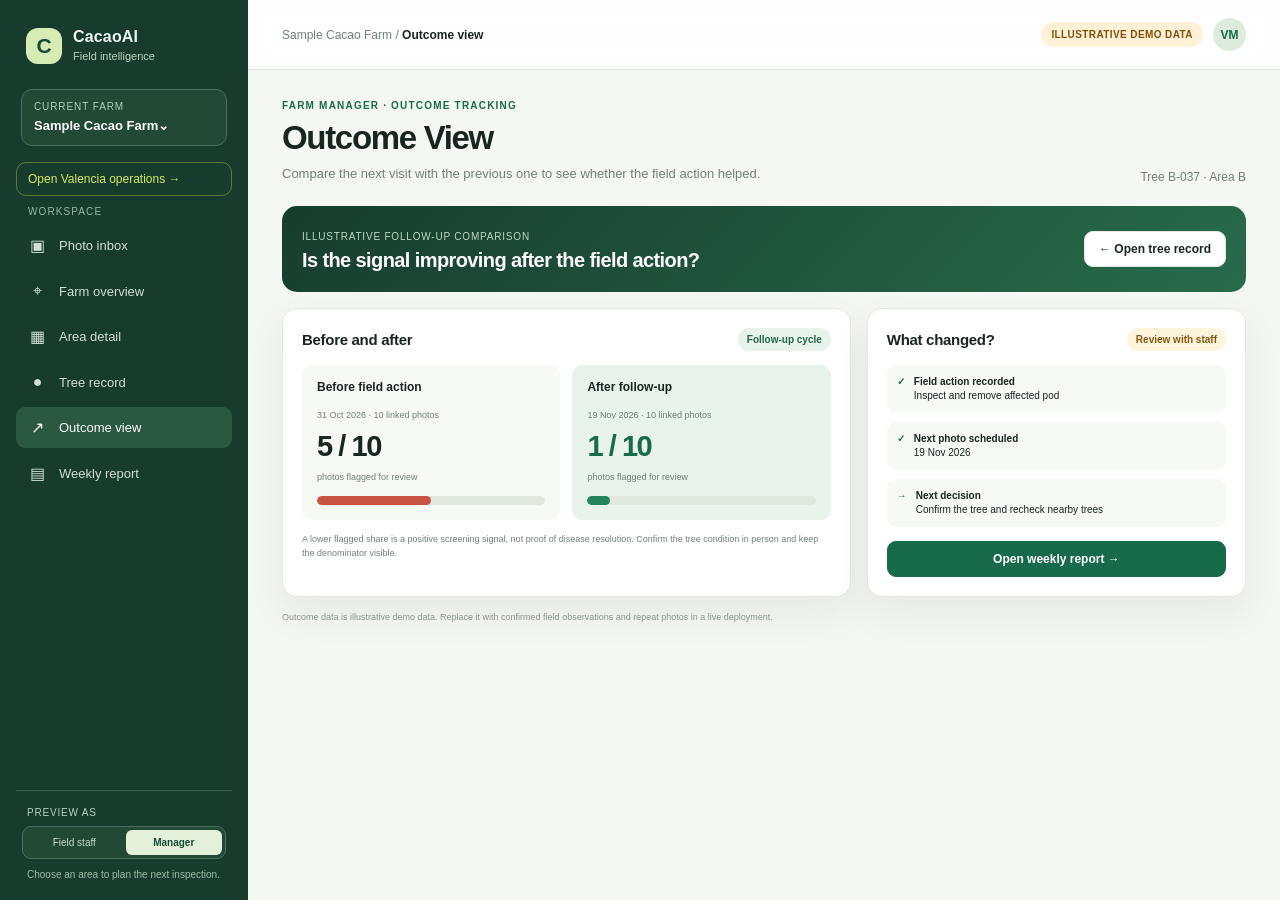
<file: capture-outcome.html>
<!doctype html>
<html lang="en">
<head>
  <meta charset="utf-8">
  <style>html,body,iframe{margin:0;width:100%;height:100%;border:0;overflow:hidden}</style>
</head>
<body>
  <iframe id="app" src="index.html"></iframe>
  <script>
    const frame = document.getElementById('app');
    frame.addEventListener('load', () => {
      frame.contentWindow.showScreen('outcome');
    });
  </script>
</body>
</html>
</file>
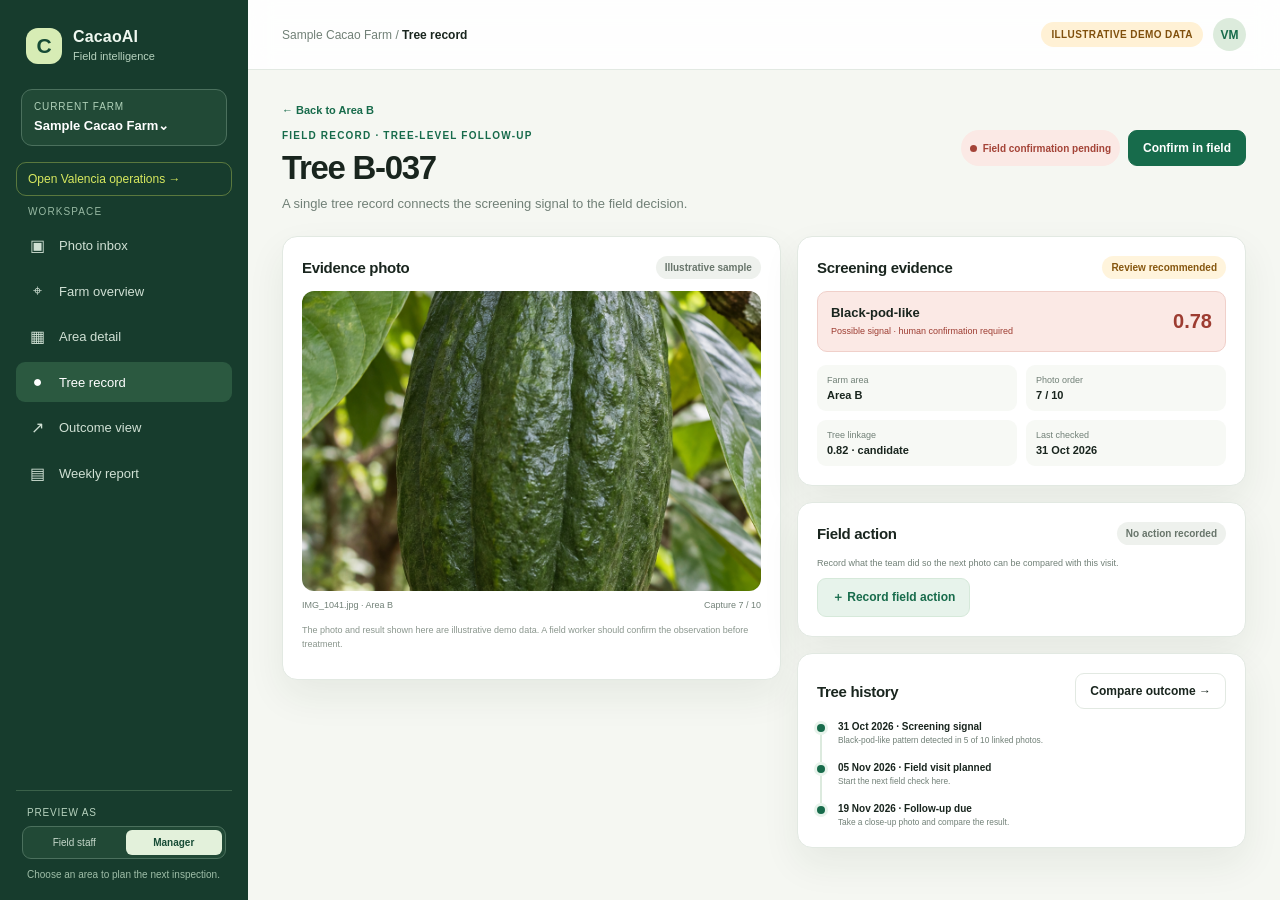
<file: capture-tree.html>
<!doctype html>
<html lang="en">
<head>
  <meta charset="utf-8">
  <style>html,body,iframe{margin:0;width:100%;height:100%;border:0;overflow:hidden}</style>
</head>
<body>
  <iframe id="app" src="index.html"></iframe>
  <script>
    const frame = document.getElementById('app');
    frame.addEventListener('load', () => {
      frame.contentWindow.openTreeRecord('B-037');
    });
  </script>
</body>
</html>
</file>
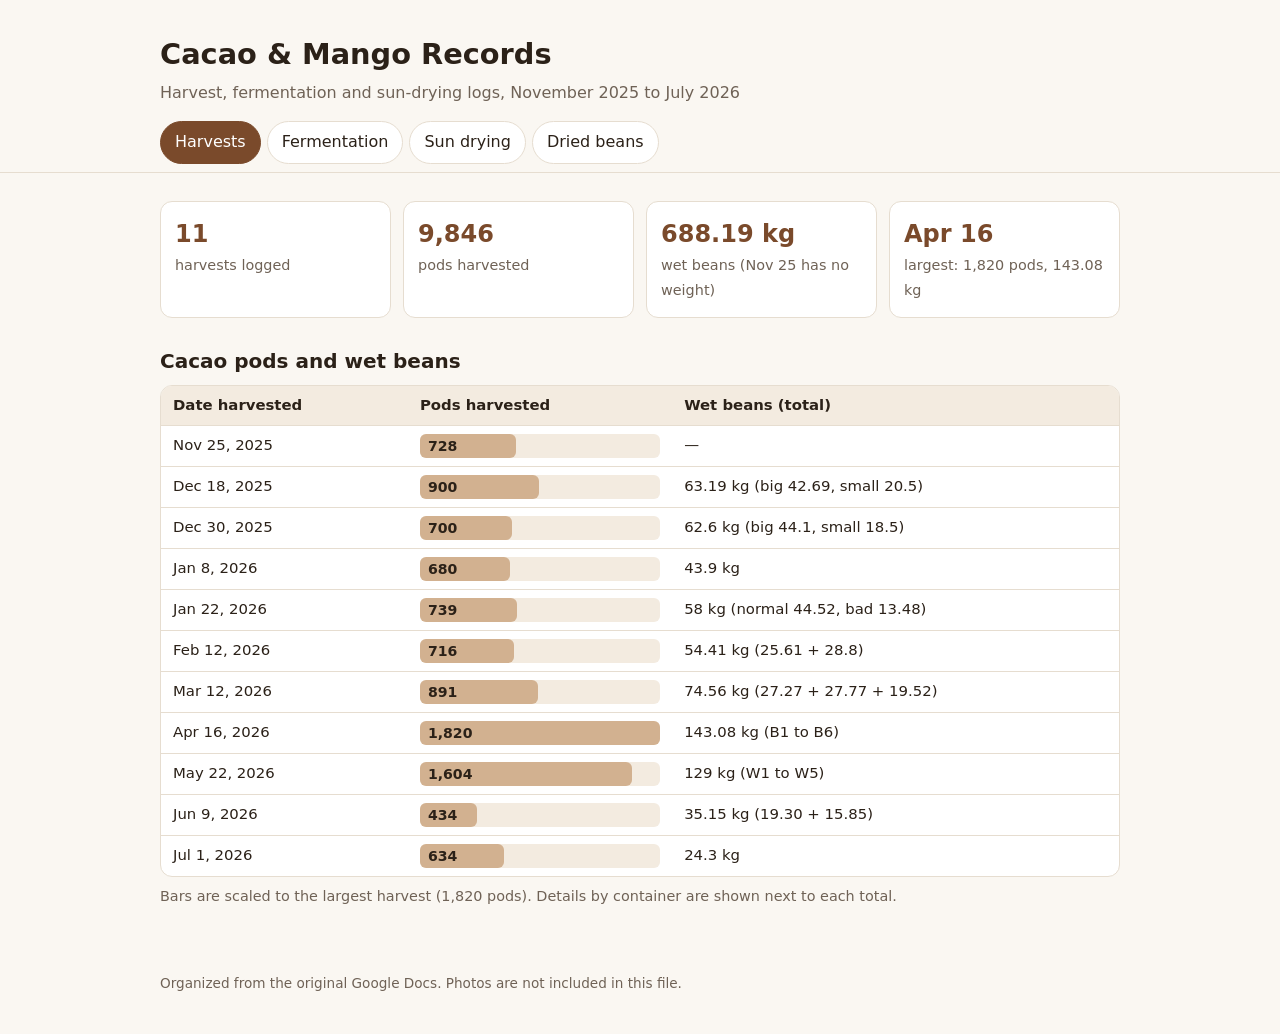
<file: valencia-desktop/cacao-records.html>
<!doctype html><html><head><meta charset=utf8><meta name=viewport content="width=device-width,initial-scale=1"><style>:root{color-scheme:light}body{margin:0;padding:0;font:14px -apple-system,BlinkMacSystemFont,sans-serif;background:#fff;color:#000}img{max-width:100%}[hidden]:not([hidden=until-found i]){display:none!important}</style></head><body>
<!doctype html><html lang="en"><head><meta charset="utf-8"><meta name="viewport" content="width=device-width,initial-scale=1"><title>Cacao Records</title><style>
:root{--bg:#faf7f2;--card:#fff;--ink:#2b2118;--mut:#6f6256;--line:#e6ddd0;--acc:#7a4a2b;--acc2:#b9814f;--soft:#f3ebe0}
@media(prefers-color-scheme:dark){:root{--bg:#1b1511;--card:#251d17;--ink:#f0e6da;--mut:#b4a695;--line:#3a2f26;--acc:#d9a373;--acc2:#b9814f;--soft:#2e241c}}
*{box-sizing:border-box}body{margin:0;background:var(--bg);color:var(--ink);font:16px/1.55 system-ui,-apple-system,Segoe UI,Roboto,sans-serif}
header{padding:32px 20px 8px;max-width:1000px;margin:auto}h1{margin:0 0 4px;font-size:1.8rem}header p{margin:0;color:var(--mut)}
nav{position:sticky;top:0;background:var(--bg);border-bottom:1px solid var(--line);z-index:5}
nav div{max-width:1000px;margin:auto;padding:8px 20px;display:flex;gap:6px;flex-wrap:wrap}
nav button{border:1px solid var(--line);background:var(--card);color:var(--ink);padding:8px 14px;border-radius:999px;font:inherit;cursor:pointer}
nav button[aria-selected=true]{background:var(--acc);color:#fff;border-color:var(--acc)}
main{max-width:1000px;margin:auto;padding:16px 20px 60px}section{display:none}section.on{display:block}
h2{margin:28px 0 8px;font-size:1.25rem}h3{margin:18px 0 6px;font-size:1.05rem}
.cards{display:grid;grid-template-columns:repeat(auto-fit,minmax(200px,1fr));gap:12px;margin:12px 0}
.card{background:var(--card);border:1px solid var(--line);border-radius:12px;padding:14px}.card b{display:block;font-size:1.5rem;color:var(--acc)}.card span{color:var(--mut);font-size:.9rem}
.tw{overflow-x:auto;background:var(--card);border:1px solid var(--line);border-radius:12px;margin:8px 0}
table{border-collapse:collapse;width:100%;font-size:.93rem}th,td{padding:8px 12px;text-align:left;border-bottom:1px solid var(--line);vertical-align:top}
th{background:var(--soft);font-weight:600;white-space:nowrap}tr:last-child td{border-bottom:0}
.bar{position:relative;background:var(--soft);border-radius:6px;min-width:140px;height:24px}.bar span{position:absolute;left:0;top:0;bottom:0;background:var(--acc2);border-radius:6px;opacity:.55}.bar b{position:relative;padding:0 8px;line-height:24px;font-size:.88rem}
details{background:var(--card);border:1px solid var(--line);border-radius:12px;margin:8px 0;padding:0 12px}summary{cursor:pointer;padding:10px 0;font-weight:600}details .tw{border:0;margin:0 0 10px}
.note{color:var(--mut);font-size:.9rem;margin:6px 0}.pill{display:inline-block;background:var(--soft);padding:2px 10px;border-radius:999px;font-size:.85rem}
footer{max-width:1000px;margin:auto;padding:0 20px 40px;color:var(--mut);font-size:.85rem}
</style></head><body>
<header><h1>Cacao &amp; Mango Records</h1><p>Harvest, fermentation and sun-drying logs, November 2025 to July 2026</p></header>
<nav><div role="tablist">
<button role="tab" aria-selected="true" data-t="harvest">Harvests</button>
<button role="tab" aria-selected="false" data-t="ferm">Fermentation</button>
<button role="tab" aria-selected="false" data-t="drying">Sun drying</button>
<button role="tab" aria-selected="false" data-t="dried">Dried beans</button></div></nav>
<main>
<section id="harvest" class="on">
<div class="cards"><div class="card"><b>11</b><span>harvests logged</span></div><div class="card"><b>9,846</b><span>pods harvested</span></div><div class="card"><b>688.19 kg</b><span>wet beans (Nov 25 has no weight)</span></div><div class="card"><b>Apr 16</b><span>largest: 1,820 pods, 143.08 kg</span></div></div>
<h2>Cacao pods and wet beans</h2>
<div class="tw"><table class=""><thead><tr><th>Date harvested</th><th>Pods harvested</th><th>Wet beans (total)</th></tr></thead><tbody><tr><td>Nov 25, 2025</td><td><div class="bar"><span style="width:40.0%"></span><b>728</b></div></td><td>—</td></tr><tr><td>Dec 18, 2025</td><td><div class="bar"><span style="width:49.5%"></span><b>900</b></div></td><td>63.19 kg (big 42.69, small 20.5)</td></tr><tr><td>Dec 30, 2025</td><td><div class="bar"><span style="width:38.5%"></span><b>700</b></div></td><td>62.6 kg (big 44.1, small 18.5)</td></tr><tr><td>Jan 8, 2026</td><td><div class="bar"><span style="width:37.4%"></span><b>680</b></div></td><td>43.9 kg</td></tr><tr><td>Jan 22, 2026</td><td><div class="bar"><span style="width:40.6%"></span><b>739</b></div></td><td>58 kg (normal 44.52, bad 13.48)</td></tr><tr><td>Feb 12, 2026</td><td><div class="bar"><span style="width:39.3%"></span><b>716</b></div></td><td>54.41 kg (25.61 + 28.8)</td></tr><tr><td>Mar 12, 2026</td><td><div class="bar"><span style="width:49.0%"></span><b>891</b></div></td><td>74.56 kg (27.27 + 27.77 + 19.52)</td></tr><tr><td>Apr 16, 2026</td><td><div class="bar"><span style="width:100.0%"></span><b>1,820</b></div></td><td>143.08 kg (B1 to B6)</td></tr><tr><td>May 22, 2026</td><td><div class="bar"><span style="width:88.1%"></span><b>1,604</b></div></td><td>129 kg (W1 to W5)</td></tr><tr><td>Jun 9, 2026</td><td><div class="bar"><span style="width:23.8%"></span><b>434</b></div></td><td>35.15 kg (19.30 + 15.85)</td></tr><tr><td>Jul 1, 2026</td><td><div class="bar"><span style="width:34.8%"></span><b>634</b></div></td><td>24.3 kg</td></tr></tbody></table></div>
<p class="note">Bars are scaled to the largest harvest (1,820 pods). Details by container are shown next to each total.</p>
</section>
<section id="ferm">
<h2>Batch H0312 (harvested March 12, 2026)</h2>
<p class="note">74.56 kg of beans fermented, started March 12, 2026.</p>
<h3>Box temperatures</h3>
<div class="tw"><table class=""><thead><tr><th>Date</th><th>Box 1 (big styro)</th><th>Box 2 (medium styro)</th><th>Box 3 (blue cooler)</th><th>Box 4 (orange styro)</th></tr></thead><tbody><tr><td>Mar 17, 2026</td><td>49.9°C</td><td>47.8°C</td><td>36.4°C</td><td>32.4°C</td></tr><tr><td>Mar 18, 2026</td><td>49.2°C</td><td>47.9°C</td><td>38.7°C</td><td>34.2°C</td></tr></tbody></table></div>
<h3>Bin timeline (2026)</h3>
<div class="tw"><table class=""><thead><tr><th>Bin</th><th>Fermentation</th><th>Dry/release</th><th>Keep</th><th>Transfer to jute bag</th><th>Dry/release</th><th>Collected</th></tr></thead><tbody><tr><td>B1</td><td>Mar 12</td><td>Mar 20</td><td>Mar 21</td><td></td><td></td><td>Apr 5</td></tr><tr><td>B2</td><td>Mar 12</td><td>Mar 20</td><td>Mar 21</td><td></td><td></td><td>Apr 5</td></tr><tr><td>B3</td><td>Mar 12</td><td>Mar 23</td><td>Mar 24</td><td>Mar 17</td><td>Mar 31 (over fermented)</td><td></td></tr><tr><td>B4</td><td>Mar 12</td><td></td><td></td><td>Mar 24</td><td></td><td></td></tr></tbody></table></div>
<h2>Batch H0416 (harvested and fermented April 16, 2026)</h2>
<p class="note">1,820 pods, 143.08 kg wet beans: B1 30.8, B2 26.73, B3 23.24, B4 25.81, B5 21.6, B6 14.9 kg.</p>
<h3>Temperatures</h3><div class="tw"><table><thead><tr><th>Date (2026)</th><th>B1 bottom bag (°C)</th><th>B1 top bag (°C)</th><th>B2</th><th>B3</th><th>B4</th><th>B5</th></tr></thead><tbody><tr><td>Apr 17</td><td>32.2</td><td>31.9</td><td>32.0</td><td>30.6</td><td>30.6</td><td>31.0</td></tr><tr><td>Apr 20</td><td>43.8</td><td>44.5</td><td>44.9</td><td>38.0</td><td>46.7</td><td>33.6</td></tr><tr><td>Apr 21</td><td colspan="2">47.2</td><td>47.5</td><td>44.4</td><td>48.6</td><td>35.4</td></tr><tr><td>Apr 22</td><td colspan="2">46.7</td><td>45.0</td><td>36.7</td><td>48.8</td><td>36.5</td></tr><tr><td>Apr 23</td><td colspan="2">43.1</td><td>46.4</td><td>34.1</td><td>44.0</td><td>35.7</td></tr><tr><td>Apr 24</td><td colspan="2">42.6</td><td>44.7</td><td>36.1</td><td>46.6</td><td>37.2</td></tr><tr><td>Apr 26</td><td colspan="2">42.3</td><td>45.9</td><td>38.0</td><td>43.5</td><td>39.9</td></tr></tbody></table></div>
<h3>Daily checks</h3><details><summary>Apr 20, 2026</summary><div class="tw"><table class=""><thead><tr><th>Bin</th><th>Color</th><th>Smell</th><th>Condition</th></tr></thead><tbody><tr><td>B1 bottom</td><td>Slowly turning brown, some darker brown spots; bottom still white</td><td>Strong sour with slight sweet</td><td></td></tr><tr><td>B1 top</td><td>Mostly brownish, some darker spots</td><td>Balanced sweet and sour</td><td></td></tr><tr><td>B2</td><td>Slowly turning light brown</td><td>Balanced sweet and sour</td><td></td></tr><tr><td>B3</td><td>Upper part brown, some darker spots, some violet</td><td>Strong sour</td><td></td></tr><tr><td>B4</td><td>Slowly turning brown, no dark spots</td><td>Strong sour, sweet at the bottom</td><td></td></tr><tr><td>B5</td><td>White, some violet visible</td><td>Sweet on top, sour at the bottom</td><td></td></tr></tbody></table></div></details><details><summary>Apr 22, 2026</summary><div class="tw"><table class=""><thead><tr><th>Bin</th><th>Color</th><th>Smell</th><th>Condition</th></tr></thead><tbody><tr><td>B1</td><td>Pale white</td><td>Mild sour and cacao</td><td>Good</td></tr><tr><td>B2</td><td>Light brown</td><td>Mild sour and cacao</td><td>Good</td></tr><tr><td>B3</td><td>Pale white</td><td>Mild sour and cacao</td><td>Sticky</td></tr><tr><td>B4</td><td>Light brown</td><td>Mild sour and cacao</td><td>Good</td></tr><tr><td>B5</td><td>Pale white</td><td>Mild sour and cacao</td><td>Sticky</td></tr></tbody></table></div></details><details><summary>Apr 23, 2026</summary><div class="tw"><table class=""><thead><tr><th>Bin</th><th>Color</th><th>Smell</th><th>Condition</th></tr></thead><tbody><tr><td>B1</td><td>Pale white</td><td>Mild sour and cacao</td><td>Good</td></tr><tr><td>B2</td><td>Light brown</td><td>Mild sour and cacao</td><td>Good</td></tr><tr><td>B3</td><td>Pale white</td><td>Mild sour and cacao</td><td>Sticky</td></tr><tr><td>B4</td><td>Light brown</td><td>Mild sour and cacao</td><td>Good</td></tr><tr><td>B5</td><td>Pale white</td><td>Mild sour and cacao</td><td>Sticky</td></tr></tbody></table></div></details><details><summary>Apr 24, 2026</summary><div class="tw"><table class=""><thead><tr><th>Bin</th><th>Color</th><th>Smell</th><th>Condition</th></tr></thead><tbody><tr><td>B1</td><td>Pale white</td><td>Strong sour</td><td>Sticky</td></tr><tr><td>B2</td><td>Light brown</td><td>Mild sour and cacao</td><td>Good</td></tr><tr><td>B3</td><td>Pale white</td><td>Mild sour, some sweetness</td><td>Slightly sticky</td></tr><tr><td>B4</td><td>Light brown</td><td>Mild sour and sweet</td><td>Slightly sticky</td></tr><tr><td>B5</td><td>Pale white</td><td>Mild sour and sweet</td><td>Slightly sticky</td></tr></tbody></table></div></details><details><summary>Apr 26, 2026</summary><div class="tw"><table class=""><thead><tr><th>Bin</th><th>Color</th><th>Smell</th><th>Condition</th></tr></thead><tbody><tr><td>B1</td><td>Brownish</td><td>Strong sour</td><td>Sticky</td></tr><tr><td>B2</td><td>Brown</td><td>Sour</td><td>Sticky</td></tr><tr><td>B3</td><td>Brown</td><td>Mild sour</td><td>Sticky</td></tr><tr><td>B4</td><td>Brown</td><td>Medium sour</td><td>Little sticky</td></tr><tr><td>B5</td><td>Brownish</td><td>Mild sour, mild sweet</td><td>Sticky</td></tr></tbody></table></div></details><p class="note">Apr 21: temperatures only (see table above). From Apr 23, the top of B5's jute bag was covered with another jute bag.</p>
<h2>Batch H0522 (fermentation started May 22, 2026)</h2>
<p class="note">1,604 pods, 129 kg wet beans: W1 24.7, W2 26.4, W3 22.7, W4 24.5, W5 30.7 kg. Beans released May 31, 2026.</p>
<div class="tw"><table class=""><thead><tr><th>Date (2026)</th><th>Center</th><th>Side</th><th>Color</th><th>Smell</th></tr></thead><tbody><tr><td>May 25</td><td></td><td></td><td>Top starting to turn light brown, bottom white</td><td>Light sour with sweetness</td></tr><tr><td>May 26</td><td>43.5°C</td><td>45.1°C</td><td></td><td></td></tr><tr><td>May 27</td><td>50°C</td><td>47.2°C and 49.1°C</td><td></td><td></td></tr><tr><td>May 28 to 30</td><td></td><td></td><td></td><td></td></tr><tr><td>May 31</td><td>Beans released</td><td></td><td></td><td></td></tr></tbody></table></div>
<h2>Batch H0609 (June 9, 2026)</h2>
<p class="note">434 pods, 35.15 kg wet beans (W1 19.30, W2 15.85 kg).</p>
<div class="tw"><table class=""><thead><tr><th>Date</th><th>Note</th></tr></thead><tbody><tr><td>June 9, 2026</td><td>Wrapped in banana leaves only, not in the jute bag</td></tr><tr><td>June 14, 2026</td><td>Moved to the jute bag</td></tr></tbody></table></div>
<h2>July 1, 2026 harvest</h2>
<p class="note">634 pods, 24.3 kg wet beans (W1). The source row lists "June 9, 2026" as the harvest date; the main log and fermentation date say July 1.</p>
</section>
<section id="drying">
<h2>Overview</h2>
<div class="tw"><table class=""><thead><tr><th>Batch</th><th>Item</th><th>Sun-dry start</th><th>Keep date</th><th>Days</th></tr></thead><tbody><tr><td>H0416 B2, B4</td><td>Cacao</td><td>Apr 28, 2026</td><td>May 18, 2026</td><td>21</td></tr><tr><td>H0416 B3, B5</td><td>Cacao</td><td>Apr 28, 2026</td><td>May 28, 2026</td><td>31</td></tr><tr><td>H0416 B1</td><td>Cacao</td><td>Apr 30, 2026</td><td>May 28, 2026</td><td>29</td></tr><tr><td>Mango</td><td>Mango</td><td>May 1, 2026</td><td>May 5, 2026</td><td>5</td></tr><tr><td>H0522 C1, C2, C4</td><td>Cacao</td><td>May 31, 2026</td><td>Jun 18, 2026</td><td>19</td></tr><tr><td>H0522 C3</td><td>Cacao</td><td>May 31, 2026</td><td>Jun 15, 2026</td><td>16</td></tr><tr><td>H0609</td><td>Cacao</td><td>Jun 21, 2026</td><td>Jun 30 (temporary), Jul 1, 2026 (kept)</td><td>10</td></tr></tbody></table></div>
<h2>H0416 bins</h2>
<div class="tw"><table class=""><thead><tr><th>Bin</th><th>Sun-dry start</th><th>Keep date</th><th>Days</th><th>Photo checkpoint</th></tr></thead><tbody><tr><td>B1</td><td>Apr 30, 2026</td><td>May 28, 2026</td><td>29</td><td>Day 5, May 4</td></tr><tr><td>B2</td><td>Apr 28, 2026</td><td>May 18, 2026</td><td>21</td><td>Day 7, May 4</td></tr><tr><td>B3</td><td>Apr 28, 2026</td><td>May 28, 2026</td><td>31</td><td>Day 7, May 4</td></tr><tr><td>B4</td><td>Apr 28, 2026</td><td>May 18, 2026</td><td>21</td><td>Day 7, May 4</td></tr><tr><td>B5</td><td>Apr 28, 2026</td><td>May 28, 2026</td><td>31</td><td>Day 7, May 4</td></tr></tbody></table></div>
<h2>Dried mango</h2>
<div class="tw"><table class=""><thead><tr><th>Day</th><th>Date</th></tr></thead><tbody><tr><td>1 (start)</td><td>May 1, 2026</td></tr><tr><td>2</td><td>May 2, 2026</td></tr><tr><td>3</td><td>May 3, 2026</td></tr><tr><td>4</td><td>May 4, 2026</td></tr><tr><td>5 (collected for keeping)</td><td>May 5, 2026</td></tr></tbody></table></div>
<h2>H0522 containers</h2>
<p class="note">A quarter of the beans (C3) was kept on day 16; the rest on day 19. Total 47.555 kg; the source does not say whether weights are before or after drying.</p>
<div class="tw"><table class=""><thead><tr><th>Container</th><th>Weight (kg)</th><th>Keep date</th></tr></thead><tbody><tr><td>C1</td><td>13.130</td><td>Jun 18, 2026</td></tr><tr><td>C2</td><td>10.000</td><td>Jun 18, 2026</td></tr><tr><td>C3</td><td>9.425</td><td>Jun 15, 2026</td></tr><tr><td>C4</td><td>15.000</td><td>Jun 18, 2026</td></tr></tbody></table></div>
<h2>H0609 day by day</h2>
<div class="tw"><table class=""><thead><tr><th>Day</th><th>Date</th><th>Note</th></tr></thead><tbody><tr><td>1 (start)</td><td>Jun 21, 2026</td><td></td></tr><tr><td>2</td><td>Jun 22, 2026</td><td></td></tr><tr><td>3</td><td>Jun 23, 2026</td><td></td></tr><tr><td>4</td><td>Jun 24, 2026</td><td></td></tr><tr><td>5</td><td>Jun 25, 2026</td><td></td></tr><tr><td>6</td><td>Jun 26, 2026</td><td>Raining</td></tr><tr><td>7</td><td>Jun 27, 2026</td><td></td></tr><tr><td>8</td><td>Jun 28, 2026</td><td></td></tr><tr><td>9</td><td>Jun 29, 2026</td><td>Raining</td></tr><tr><td>10</td><td>Jun 30, 2026</td><td>Temporary keep</td></tr><tr><td>Kept</td><td>Jul 1, 2026</td><td></td></tr><tr><td>Dried back</td><td>Jul 2, 2026</td><td></td></tr></tbody></table></div>
</section>
<section id="dried">
<h2>Dried beans by batch</h2>
<div class="tw"><table class=""><thead><tr><th>Batch</th><th>Total weight</th><th>Used (date and weight)</th></tr></thead><tbody><tr><td>F1129-B</td><td>—</td><td>2.592 kg (Feb 27, 2026)</td></tr><tr><td>H0108</td><td>9.5 kg</td><td>—</td></tr><tr><td>H1218</td><td>1,772 g</td><td>—</td></tr><tr><td>H1230</td><td>1.328 kg</td><td>573 g (Mar 18, 2026)</td></tr><tr><td>F1214</td><td>—</td><td>2,001 g (Mar 18, 2026)</td></tr><tr><td>F1228</td><td>2.037 kg</td><td>—</td></tr></tbody></table></div>
<h2>H0416 dry weights</h2>
<div class="tw"><table class=""><thead><tr><th>Bin</th><th>Keeping date</th><th>Dry weight</th></tr></thead><tbody><tr><td>B2</td><td>May 18, 2026</td><td>3.735 kg</td></tr><tr><td>B4</td><td>May 18, 2026</td><td>9.927 kg</td></tr><tr><td>B1, B3, B5</td><td>May 28, 2026 (keep date)</td><td>not recorded</td></tr></tbody></table></div>
</section>
</main>
<footer>Organized from the original Google Docs. Photos are not included in this file.</footer>
<script>
const tabs=document.querySelectorAll('nav button');
function show(id){document.querySelectorAll('section').forEach(s=>s.classList.toggle('on',s.id===id));tabs.forEach(b=>b.setAttribute('aria-selected',b.dataset.t===id));history.replaceState(null,'','#'+id)}
tabs.forEach(b=>b.onclick=()=>show(b.dataset.t));
if(location.hash&&document.getElementById(location.hash.slice(1)))show(location.hash.slice(1));
</script></body></html>
</body></html>
</file>
